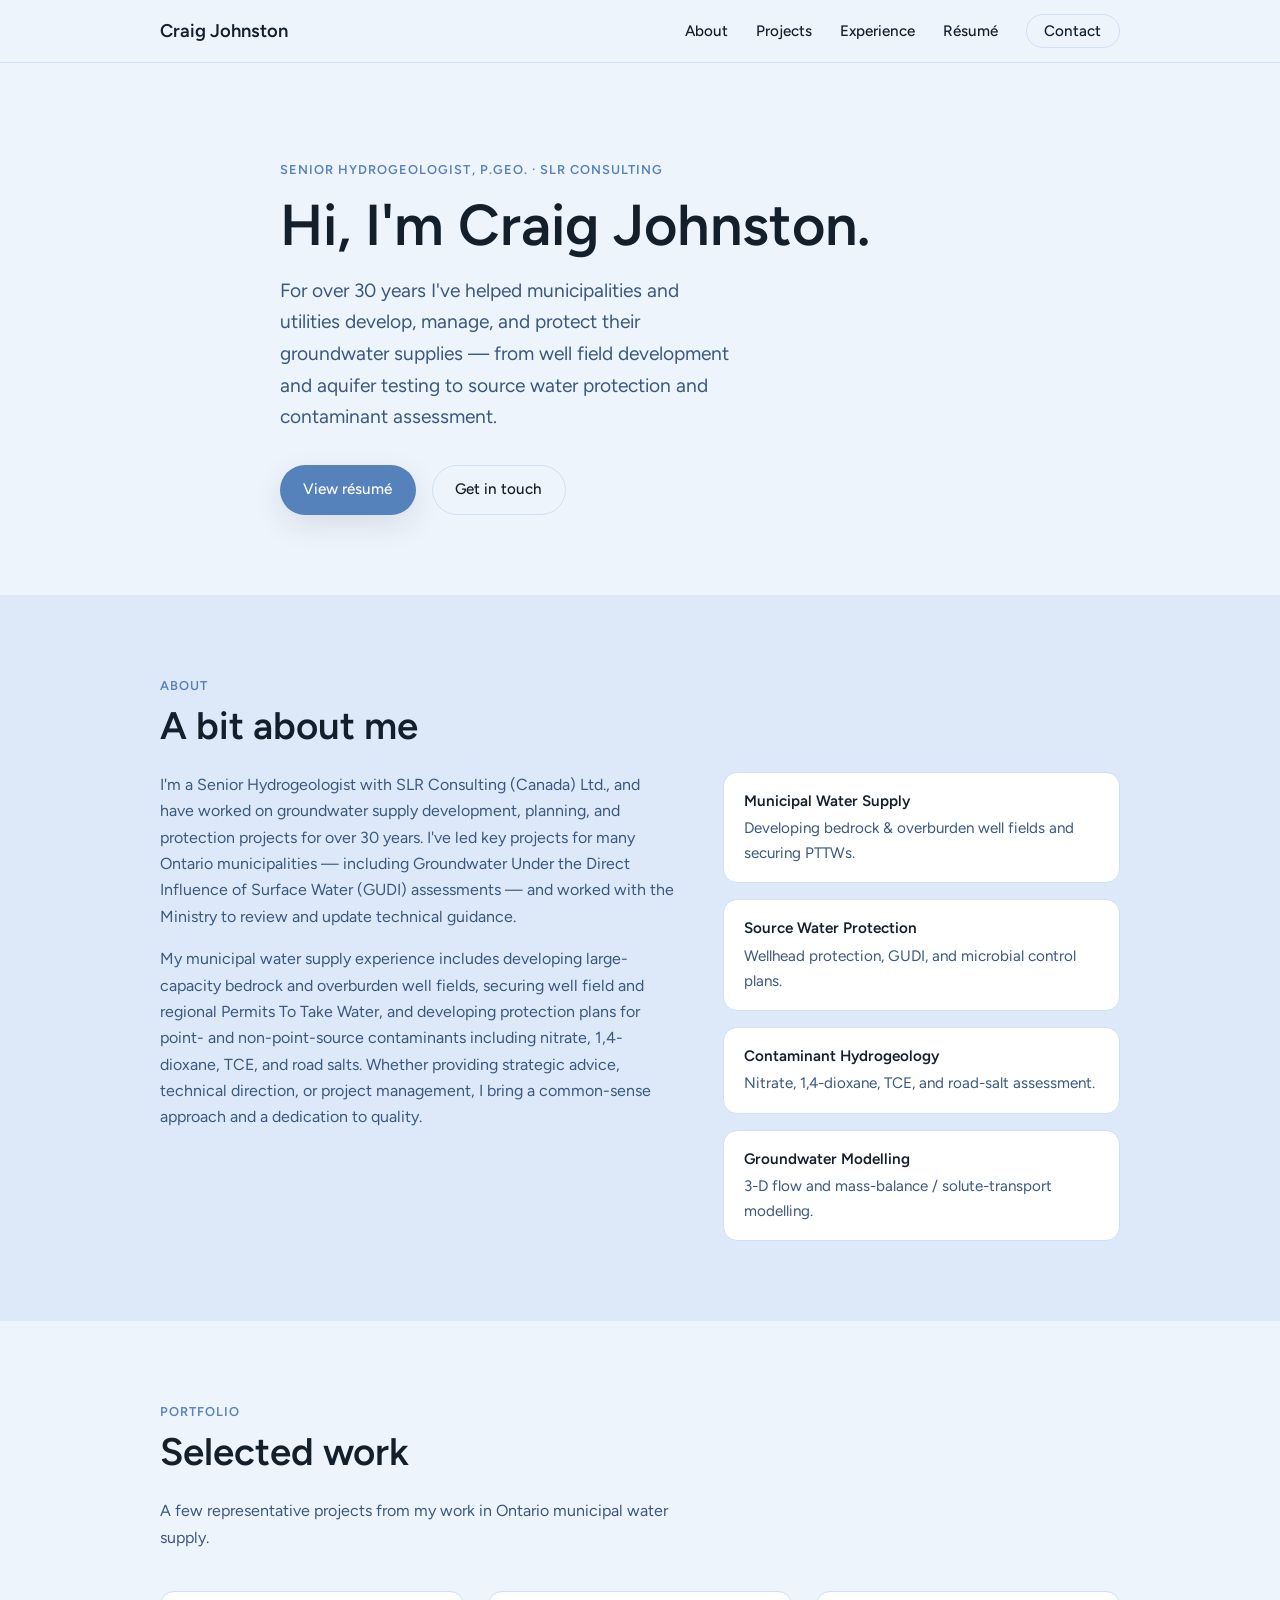
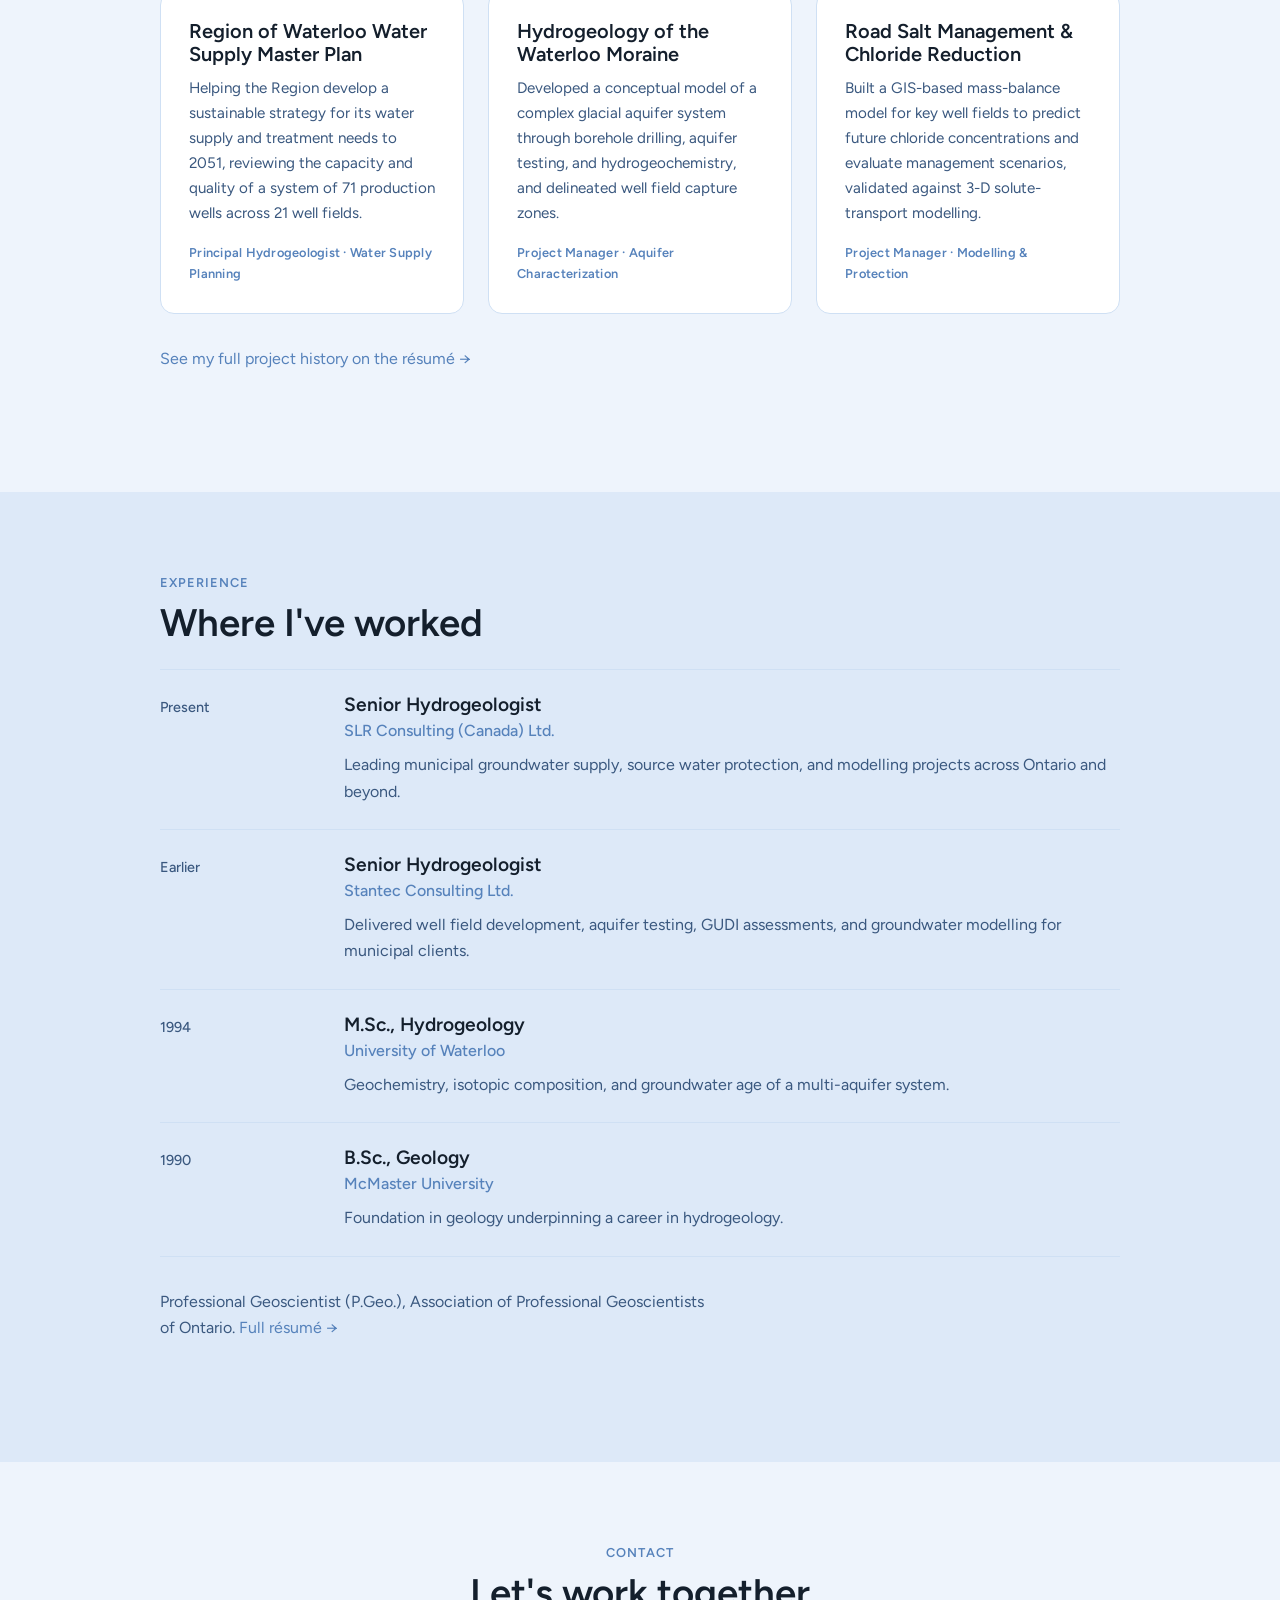
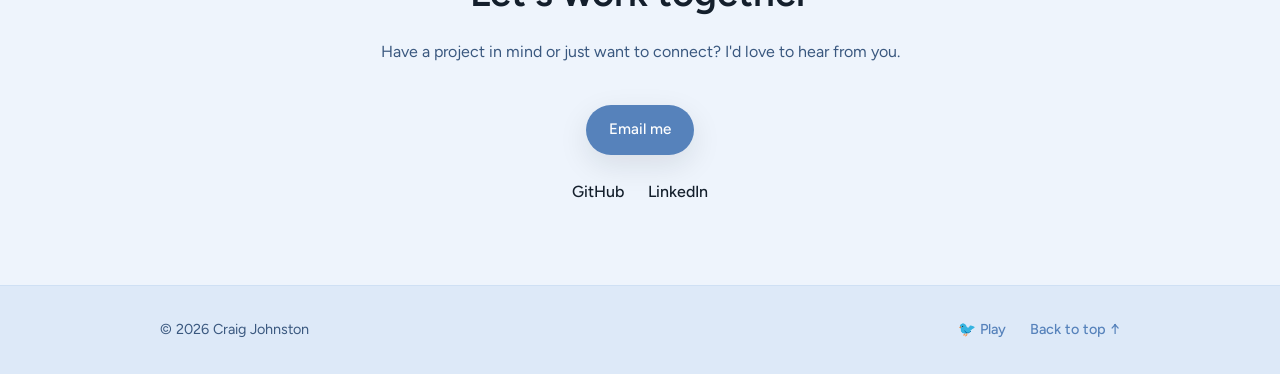
<file: index.html>
<!DOCTYPE html>
<html lang="en">
<head>
  <meta charset="UTF-8" />
  <meta name="viewport" content="width=device-width, initial-scale=1.0" />
  <title>Craig Johnston — Senior Hydrogeologist</title>
  <meta name="description" content="Craig Johnston — Senior Hydrogeologist (P.Geo.) at SLR Consulting, with 30+ years in municipal groundwater supply, source water protection, and modelling." />

  <!-- Open Graph / social preview -->
  <meta property="og:title" content="Craig Johnston — Senior Hydrogeologist" />
  <meta property="og:description" content="Senior Hydrogeologist (P.Geo.) at SLR — 30+ years in municipal groundwater supply, protection, and modelling." />
  <meta property="og:type" content="website" />

  <link rel="icon" href="favicon.svg?v=2" type="image/svg+xml" />

  <!-- Font: Figtree -->
  <link rel="preconnect" href="https://fonts.googleapis.com" />
  <link rel="preconnect" href="https://fonts.gstatic.com" crossorigin />
  <link href="https://fonts.googleapis.com/css2?family=Figtree:wght@400;500;600;700&display=swap" rel="stylesheet" />

  <link rel="stylesheet" href="styles.css?v=4" />
</head>
<body>
  <!-- ===== Header / Nav ===== -->
  <header class="site-header" id="top">
    <nav class="nav container" aria-label="Primary">
      <a href="#top" class="brand">Craig&nbsp;Johnston</a>

      <button class="nav-toggle" aria-expanded="false" aria-controls="nav-menu" aria-label="Toggle menu">
        <span></span><span></span><span></span>
      </button>

      <ul class="nav-menu" id="nav-menu">
        <li><a href="#about">About</a></li>
        <li><a href="#projects">Projects</a></li>
        <li><a href="#experience">Experience</a></li>
        <li><a href="resume.html">Résumé</a></li>
        <li><a href="#contact" class="nav-cta">Contact</a></li>
      </ul>
    </nav>
  </header>

  <main>
    <!-- ===== Hero ===== -->
    <section class="hero container" id="hero">
      <p class="hero-eyebrow">Senior Hydrogeologist, P.Geo. · SLR Consulting</p>
      <h1 class="hero-title">Hi, I'm Craig Johnston.</h1>
      <p class="hero-lead">
        For over 30 years I've helped municipalities and utilities develop, manage,
        and protect their groundwater supplies — from well field development and
        aquifer testing to source water protection and contaminant assessment.
      </p>
      <div class="hero-actions">
        <a href="resume.html" class="btn btn-primary">View résumé</a>
        <a href="#contact" class="btn btn-ghost">Get in touch</a>
      </div>
    </section>

    <!-- ===== About ===== -->
    <section class="section section-alt" id="about">
      <div class="container">
        <p class="section-eyebrow">About</p>
        <h2 class="section-title">A bit about me</h2>
        <div class="about-grid">
          <div class="about-text">
            <p>
              I'm a Senior Hydrogeologist with SLR Consulting (Canada) Ltd., and have
              worked on groundwater supply development, planning, and protection
              projects for over 30 years. I've led key projects for many Ontario
              municipalities — including Groundwater Under the Direct Influence of
              Surface Water (GUDI) assessments — and worked with the Ministry to
              review and update technical guidance.
            </p>
            <p>
              My municipal water supply experience includes developing large-capacity
              bedrock and overburden well fields, securing well field and regional
              Permits To Take Water, and developing protection plans for point- and
              non-point-source contaminants including nitrate, 1,4-dioxane, TCE, and
              road salts. Whether providing strategic advice, technical direction, or
              project management, I bring a common-sense approach and a dedication to
              quality.
            </p>
          </div>
          <ul class="about-focus" aria-label="Areas of focus">
            <li><span>Municipal Water Supply</span>Developing bedrock &amp; overburden well fields and securing PTTWs.</li>
            <li><span>Source Water Protection</span>Wellhead protection, GUDI, and microbial control plans.</li>
            <li><span>Contaminant Hydrogeology</span>Nitrate, 1,4-dioxane, TCE, and road-salt assessment.</li>
            <li><span>Groundwater Modelling</span>3-D flow and mass-balance / solute-transport modelling.</li>
          </ul>
        </div>
      </div>
    </section>

    <!-- ===== Projects / Portfolio ===== -->
    <section class="section" id="projects">
      <div class="container">
        <p class="section-eyebrow">Portfolio</p>
        <h2 class="section-title">Selected work</h2>
        <p class="section-intro">
          A few representative projects from my work in Ontario municipal water supply.
        </p>

        <div class="cards">
          <article class="card">
            <h3 class="card-title">Region of Waterloo Water Supply Master Plan</h3>
            <p class="card-body">
              Helping the Region develop a sustainable strategy for its water supply
              and treatment needs to 2051, reviewing the capacity and quality of a
              system of 71 production wells across 21 well fields.
            </p>
            <p class="card-tag">Principal Hydrogeologist · Water Supply Planning</p>
          </article>

          <article class="card">
            <h3 class="card-title">Hydrogeology of the Waterloo Moraine</h3>
            <p class="card-body">
              Developed a conceptual model of a complex glacial aquifer system through
              borehole drilling, aquifer testing, and hydrogeochemistry, and
              delineated well field capture zones.
            </p>
            <p class="card-tag">Project Manager · Aquifer Characterization</p>
          </article>

          <article class="card">
            <h3 class="card-title">Road Salt Management &amp; Chloride Reduction</h3>
            <p class="card-body">
              Built a GIS-based mass-balance model for key well fields to predict
              future chloride concentrations and evaluate management scenarios,
              validated against 3-D solute-transport modelling.
            </p>
            <p class="card-tag">Project Manager · Modelling &amp; Protection</p>
          </article>
        </div>

        <p class="section-intro" style="margin-top: 2rem;">
          <a href="resume.html">See my full project history on the résumé &rarr;</a>
        </p>
      </div>
    </section>

    <!-- ===== Experience ===== -->
    <section class="section section-alt" id="experience">
      <div class="container">
        <p class="section-eyebrow">Experience</p>
        <h2 class="section-title">Where I've worked</h2>

        <ol class="timeline">
          <li class="timeline-item">
            <div class="timeline-meta">
              <span class="timeline-date">Present</span>
            </div>
            <div class="timeline-content">
              <h3>Senior Hydrogeologist</h3>
              <p class="timeline-company">SLR Consulting (Canada) Ltd.</p>
              <p>Leading municipal groundwater supply, source water protection, and modelling projects across Ontario and beyond.</p>
            </div>
          </li>

          <li class="timeline-item">
            <div class="timeline-meta">
              <span class="timeline-date">Earlier</span>
            </div>
            <div class="timeline-content">
              <h3>Senior Hydrogeologist</h3>
              <p class="timeline-company">Stantec Consulting Ltd.</p>
              <p>Delivered well field development, aquifer testing, GUDI assessments, and groundwater modelling for municipal clients.</p>
            </div>
          </li>

          <li class="timeline-item">
            <div class="timeline-meta">
              <span class="timeline-date">1994</span>
            </div>
            <div class="timeline-content">
              <h3>M.Sc., Hydrogeology</h3>
              <p class="timeline-company">University of Waterloo</p>
              <p>Geochemistry, isotopic composition, and groundwater age of a multi-aquifer system.</p>
            </div>
          </li>

          <li class="timeline-item">
            <div class="timeline-meta">
              <span class="timeline-date">1990</span>
            </div>
            <div class="timeline-content">
              <h3>B.Sc., Geology</h3>
              <p class="timeline-company">McMaster University</p>
              <p>Foundation in geology underpinning a career in hydrogeology.</p>
            </div>
          </li>
        </ol>

        <p class="section-intro" style="margin-top: 2rem;">
          Professional Geoscientist (P.Geo.), Association of Professional Geoscientists of Ontario.
          <a href="resume.html">Full résumé &rarr;</a>
        </p>
      </div>
    </section>

    <!-- ===== Contact ===== -->
    <section class="section" id="contact">
      <div class="container contact">
        <p class="section-eyebrow">Contact</p>
        <h2 class="section-title">Let's work together</h2>
        <p class="section-intro">
          Have a project in mind or just want to connect? I'd love to hear from you.
        </p>
        <div class="contact-actions">
          <!-- Update this email address (or remove it) as you prefer. -->
          <a class="btn btn-primary" href="mailto:csjohnston92@gmail.com">Email me</a>
          <div class="social-links">
            <a href="https://github.com/CTJohnston9801" target="_blank" rel="noopener">GitHub</a>
            <a href="https://www.linkedin.com/in/craig-johnston-26009a25/" target="_blank" rel="noopener">LinkedIn</a>
          </div>
        </div>
      </div>
    </section>
  </main>

  <!-- ===== Footer ===== -->
  <footer class="site-footer">
    <div class="container">
      <p>&copy; <span id="year"></span> Craig Johnston</p>
      <span class="footer-links">
        <a href="flappy.html">🐦 Play</a>
        <a href="#top" class="back-to-top">Back to top ↑</a>
      </span>
    </div>
  </footer>

  <script src="script.js?v=2"></script>
</body>
</html>
</file>
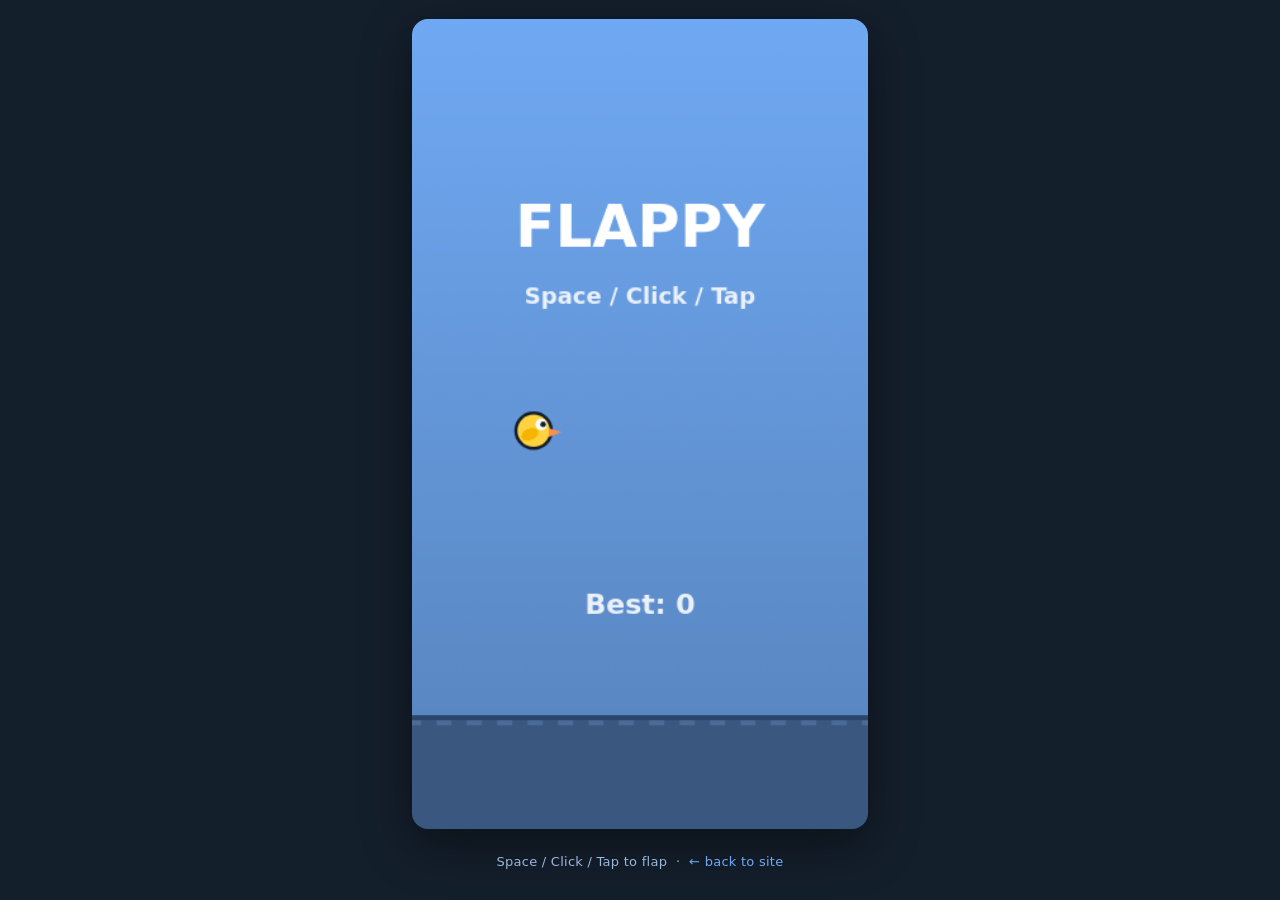
<file: flappy.html>
<!DOCTYPE html>
<html lang="en">
<head>
  <meta charset="UTF-8" />
  <meta name="viewport" content="width=device-width, initial-scale=1.0, maximum-scale=1.0, user-scalable=no" />
  <title>Flappy Bird — FourSnow</title>
  <style>
    :root {
      --bright: #70a9f3;
      --steel:  #5682bb;
      --slate:  #3a587f;
      --navy:   #141f2c;
    }
    * { box-sizing: border-box; -webkit-tap-highlight-color: transparent; }
    html, body {
      margin: 0;
      height: 100%;
      background: var(--navy);
      font-family: -apple-system, "Segoe UI", system-ui, sans-serif;
      color: #eaf1fb;
      overflow: hidden;
    }
    .wrap {
      height: 100%;
      display: flex;
      flex-direction: column;
      align-items: center;
      justify-content: center;
      gap: 12px;
      padding: 12px;
    }
    canvas {
      display: block;
      width: auto;
      height: min(90vh, 92vw * 1.777);
      max-height: 90vh;
      aspect-ratio: 360 / 640;
      border-radius: 16px;
      box-shadow: 0 16px 50px rgba(0, 0, 0, 0.45);
      touch-action: manipulation;
      cursor: pointer;
    }
    .hint { font-size: 13px; color: #9bb6db; letter-spacing: 0.02em; }
    .hint a { color: var(--bright); text-decoration: none; }
  </style>
</head>
<body>
  <div class="wrap">
    <canvas id="game" width="360" height="640" aria-label="Flappy Bird game"></canvas>
    <p class="hint">Space / Click / Tap to flap &nbsp;·&nbsp; <a href="index.html">← back to site</a></p>
  </div>

  <script>
  (() => {
    const cv = document.getElementById("game");
    const ctx = cv.getContext("2d");
    const W = cv.width, H = cv.height;

    // ----- tuning -----
    const GROUND = 90;
    const GRAV = 0.45;
    const FLAP = -7.8;
    const SPEED = 2.4;
    const PIPE_W = 62;
    const GAP = 168;
    const SPAWN_GAP = 220;          // horizontal distance between pipes
    const BIRD_X = 96, BIRD_R = 14;

    const C = {
      skyTop: "#70a9f3", skyBot: "#5682bb",
      pipe: "#3a587f", pipeEdge: "#141f2c",
      ground: "#3a587f",
      bird: "#ffd23f", beak: "#ff914d", eye: "#141f2c",
    };

    let state, bird, pipes, score, best, groundX;
    best = +(localStorage.getItem("flappy_foursnow_best") || 0);

    function reset() {
      state = "ready";
      bird = { y: H / 2, v: 0, rot: 0 };
      pipes = [];
      score = 0;
      groundX = 0;
      spawnPipe(W + 80);
      spawnPipe(W + 80 + SPAWN_GAP);
    }

    function spawnPipe(x) {
      const minTop = 70;
      const maxTop = H - GROUND - GAP - 70;
      const top = minTop + Math.random() * (maxTop - minTop);
      pipes.push({ x, top, passed: false });
    }

    function flap() {
      if (state === "ready") state = "playing";
      if (state === "over") { reset(); return; }
      bird.v = FLAP;
    }

    function gameOver() {
      state = "over";
      if (score > best) {
        best = score;
        localStorage.setItem("flappy_foursnow_best", best);
      }
    }

    // ----- update -----
    function update() {
      if (state !== "playing") {
        // gentle bobbing on the ready screen
        if (state === "ready") bird.y = H / 2 + Math.sin(Date.now() / 250) * 8;
        groundX = (groundX - SPEED) % 24;
        return;
      }

      bird.v += GRAV;
      bird.y += bird.v;
      bird.rot = Math.max(-0.5, Math.min(1.2, bird.v / 12));
      groundX = (groundX - SPEED) % 24;

      for (const p of pipes) p.x -= SPEED;

      if (pipes.length && pipes[pipes.length - 1].x < W - SPAWN_GAP) {
        spawnPipe(pipes[pipes.length - 1].x + SPAWN_GAP);
      }
      if (pipes.length && pipes[0].x + PIPE_W < -10) pipes.shift();

      for (const p of pipes) {
        if (!p.passed && p.x + PIPE_W < BIRD_X) {
          p.passed = true;
          score++;
        }
        // collision (bird as a box around its circle)
        const bx = BIRD_X - BIRD_R, bw = BIRD_R * 2;
        const by = bird.y - BIRD_R, bh = BIRD_R * 2;
        const hitX = bx + bw > p.x && bx < p.x + PIPE_W;
        const hitGap = by < p.top || by + bh > p.top + GAP;
        if (hitX && hitGap) gameOver();
      }

      if (bird.y + BIRD_R > H - GROUND) { bird.y = H - GROUND - BIRD_R; gameOver(); }
      if (bird.y - BIRD_R < 0) { bird.y = BIRD_R; bird.v = 0; }
    }

    // ----- draw -----
    function drawPipe(p) {
      const gx = p.x, gTop = p.top, gBot = p.top + GAP;
      ctx.fillStyle = C.pipe;
      ctx.strokeStyle = C.pipeEdge;
      ctx.lineWidth = 3;
      // upper
      ctx.fillRect(gx, 0, PIPE_W, gTop);
      ctx.strokeRect(gx, 0, PIPE_W, gTop);
      ctx.fillRect(gx - 4, gTop - 22, PIPE_W + 8, 22);
      ctx.strokeRect(gx - 4, gTop - 22, PIPE_W + 8, 22);
      // lower
      ctx.fillRect(gx, gBot, PIPE_W, H - GROUND - gBot);
      ctx.strokeRect(gx, gBot, PIPE_W, H - GROUND - gBot);
      ctx.fillRect(gx - 4, gBot, PIPE_W + 8, 22);
      ctx.strokeRect(gx - 4, gBot, PIPE_W + 8, 22);
    }

    function drawBird() {
      ctx.save();
      ctx.translate(BIRD_X, bird.y);
      ctx.rotate(bird.rot);
      // body
      ctx.fillStyle = C.bird;
      ctx.strokeStyle = C.eye;
      ctx.lineWidth = 2.5;
      ctx.beginPath();
      ctx.arc(0, 0, BIRD_R, 0, Math.PI * 2);
      ctx.fill();
      ctx.stroke();
      // wing
      ctx.fillStyle = "#f4b400";
      ctx.beginPath();
      ctx.ellipse(-3, 3, 7, 4.5, -0.4, 0, Math.PI * 2);
      ctx.fill();
      // eye
      ctx.fillStyle = "#fff";
      ctx.beginPath();
      ctx.arc(6, -5, 4.5, 0, Math.PI * 2);
      ctx.fill();
      ctx.fillStyle = C.eye;
      ctx.beginPath();
      ctx.arc(7.5, -5, 2.2, 0, Math.PI * 2);
      ctx.fill();
      // beak
      ctx.fillStyle = C.beak;
      ctx.beginPath();
      ctx.moveTo(BIRD_R - 2, -2);
      ctx.lineTo(BIRD_R + 8, 1);
      ctx.lineTo(BIRD_R - 2, 5);
      ctx.closePath();
      ctx.fill();
      ctx.restore();
    }

    function centerText(txt, y, size, color, stroke) {
      ctx.font = "700 " + size + "px -apple-system, system-ui, sans-serif";
      ctx.textAlign = "center";
      ctx.lineWidth = 5;
      if (stroke) { ctx.strokeStyle = stroke; ctx.strokeText(txt, W / 2, y); }
      ctx.fillStyle = color;
      ctx.fillText(txt, W / 2, y);
    }

    function draw() {
      // sky
      const g = ctx.createLinearGradient(0, 0, 0, H);
      g.addColorStop(0, C.skyTop);
      g.addColorStop(1, C.skyBot);
      ctx.fillStyle = g;
      ctx.fillRect(0, 0, W, H);

      for (const p of pipes) drawPipe(p);

      // ground
      ctx.fillStyle = C.ground;
      ctx.fillRect(0, H - GROUND, W, GROUND);
      ctx.fillStyle = "#4a6a98";
      for (let x = groundX; x < W; x += 24) {
        ctx.fillRect(x, H - GROUND, 12, 8);
      }
      ctx.fillStyle = "#2c456b";
      ctx.fillRect(0, H - GROUND, W, 4);

      drawBird();

      // score
      if (state === "playing") centerText(score, 80, 56, "#fff", C.navy);

      if (state === "ready") {
        centerText("FLAPPY", H / 2 - 140, 46, "#fff", C.navy);
        centerText("Space / Click / Tap", H / 2 - 95, 18, "#eaf1fb", C.navy);
        centerText("Best: " + best, H / 2 + 150, 22, "#eaf1fb", C.navy);
      }

      if (state === "over") {
        ctx.fillStyle = "rgba(20,31,44,0.55)";
        ctx.fillRect(0, 0, W, H);
        centerText("GAME OVER", H / 2 - 70, 40, "#fff", C.navy);
        centerText("Score: " + score, H / 2 - 10, 28, "#ffd23f", C.navy);
        centerText("Best: " + best, H / 2 + 30, 24, "#eaf1fb", C.navy);
        centerText("Click / Space to retry", H / 2 + 90, 18, "#9bb6db", C.navy);
      }
    }

    function loop() {
      update();
      draw();
      requestAnimationFrame(loop);
    }

    // ----- input -----
    window.addEventListener("keydown", (e) => {
      if (e.code === "Space" || e.code === "ArrowUp") { e.preventDefault(); flap(); }
    });
    cv.addEventListener("mousedown", (e) => { e.preventDefault(); flap(); });
    cv.addEventListener("touchstart", (e) => { e.preventDefault(); flap(); }, { passive: false });

    reset();
    loop();
  })();
  </script>
</body>
</html>
</file>
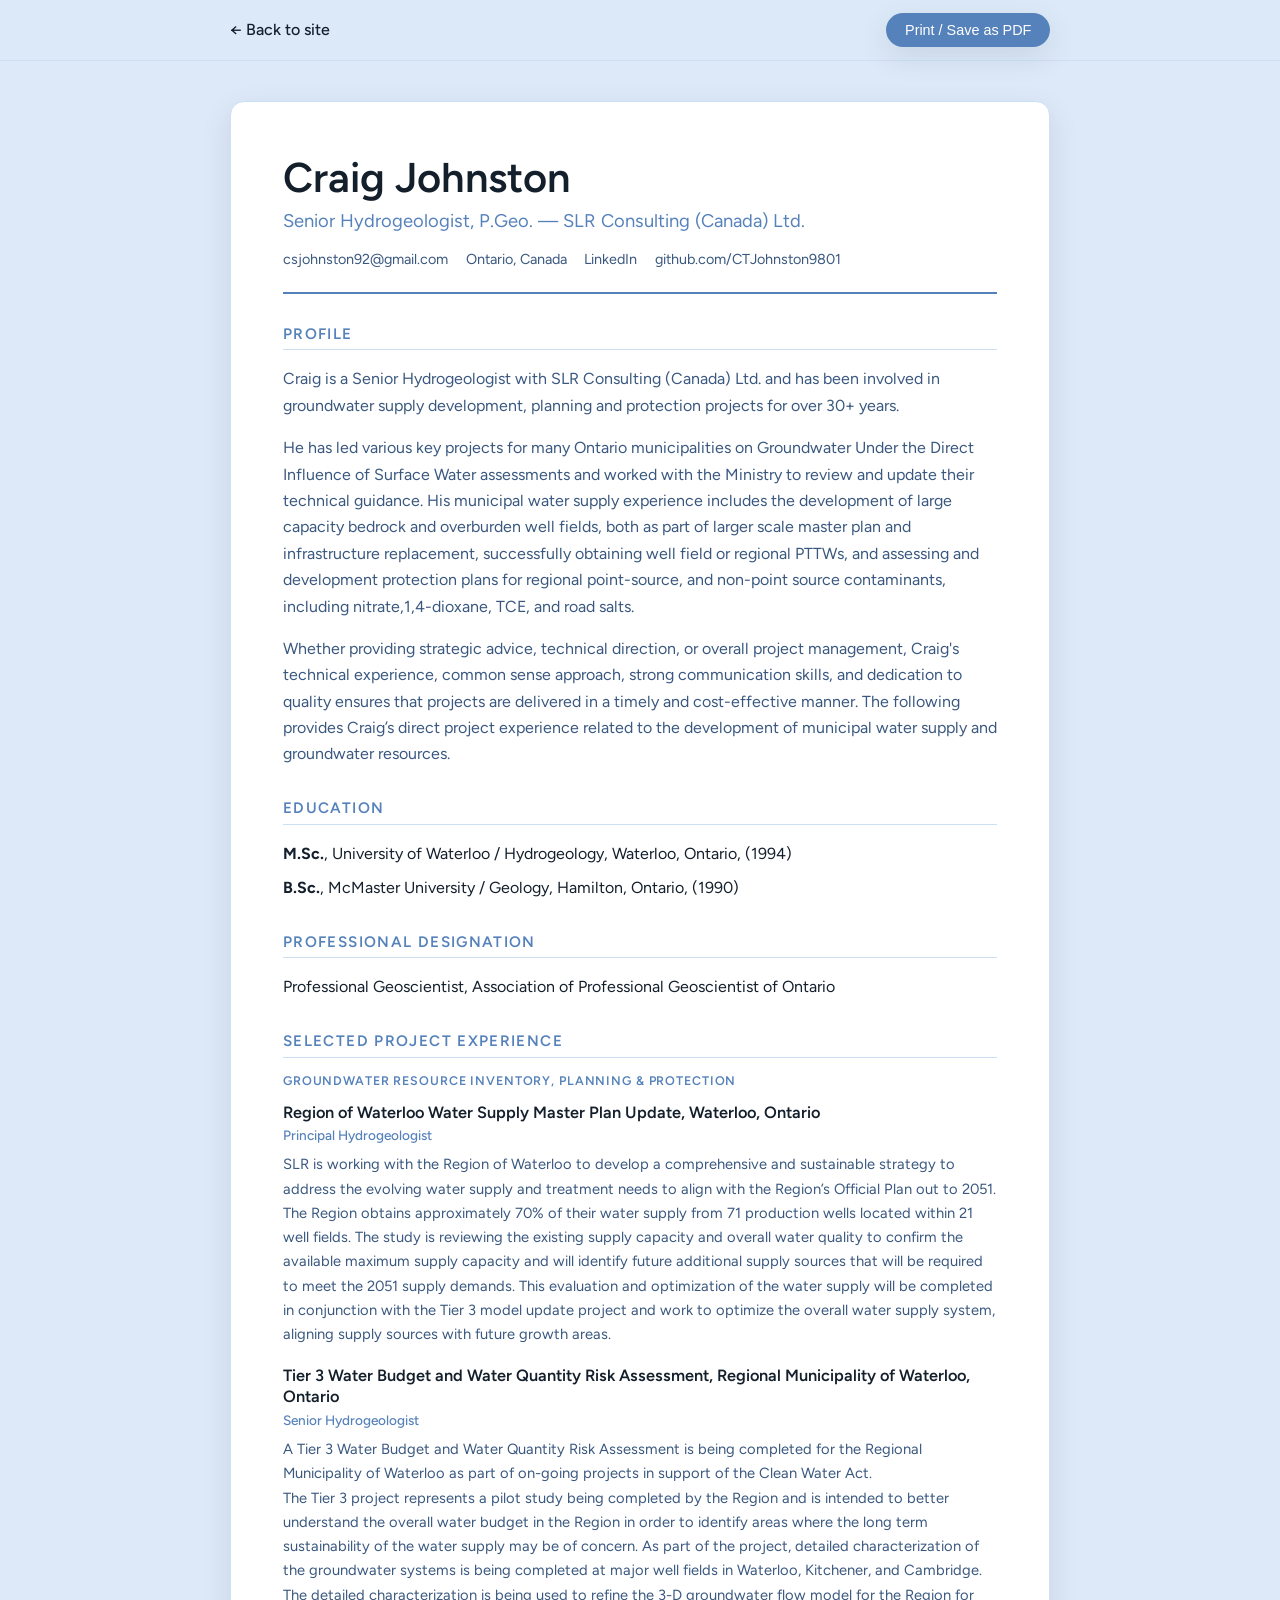
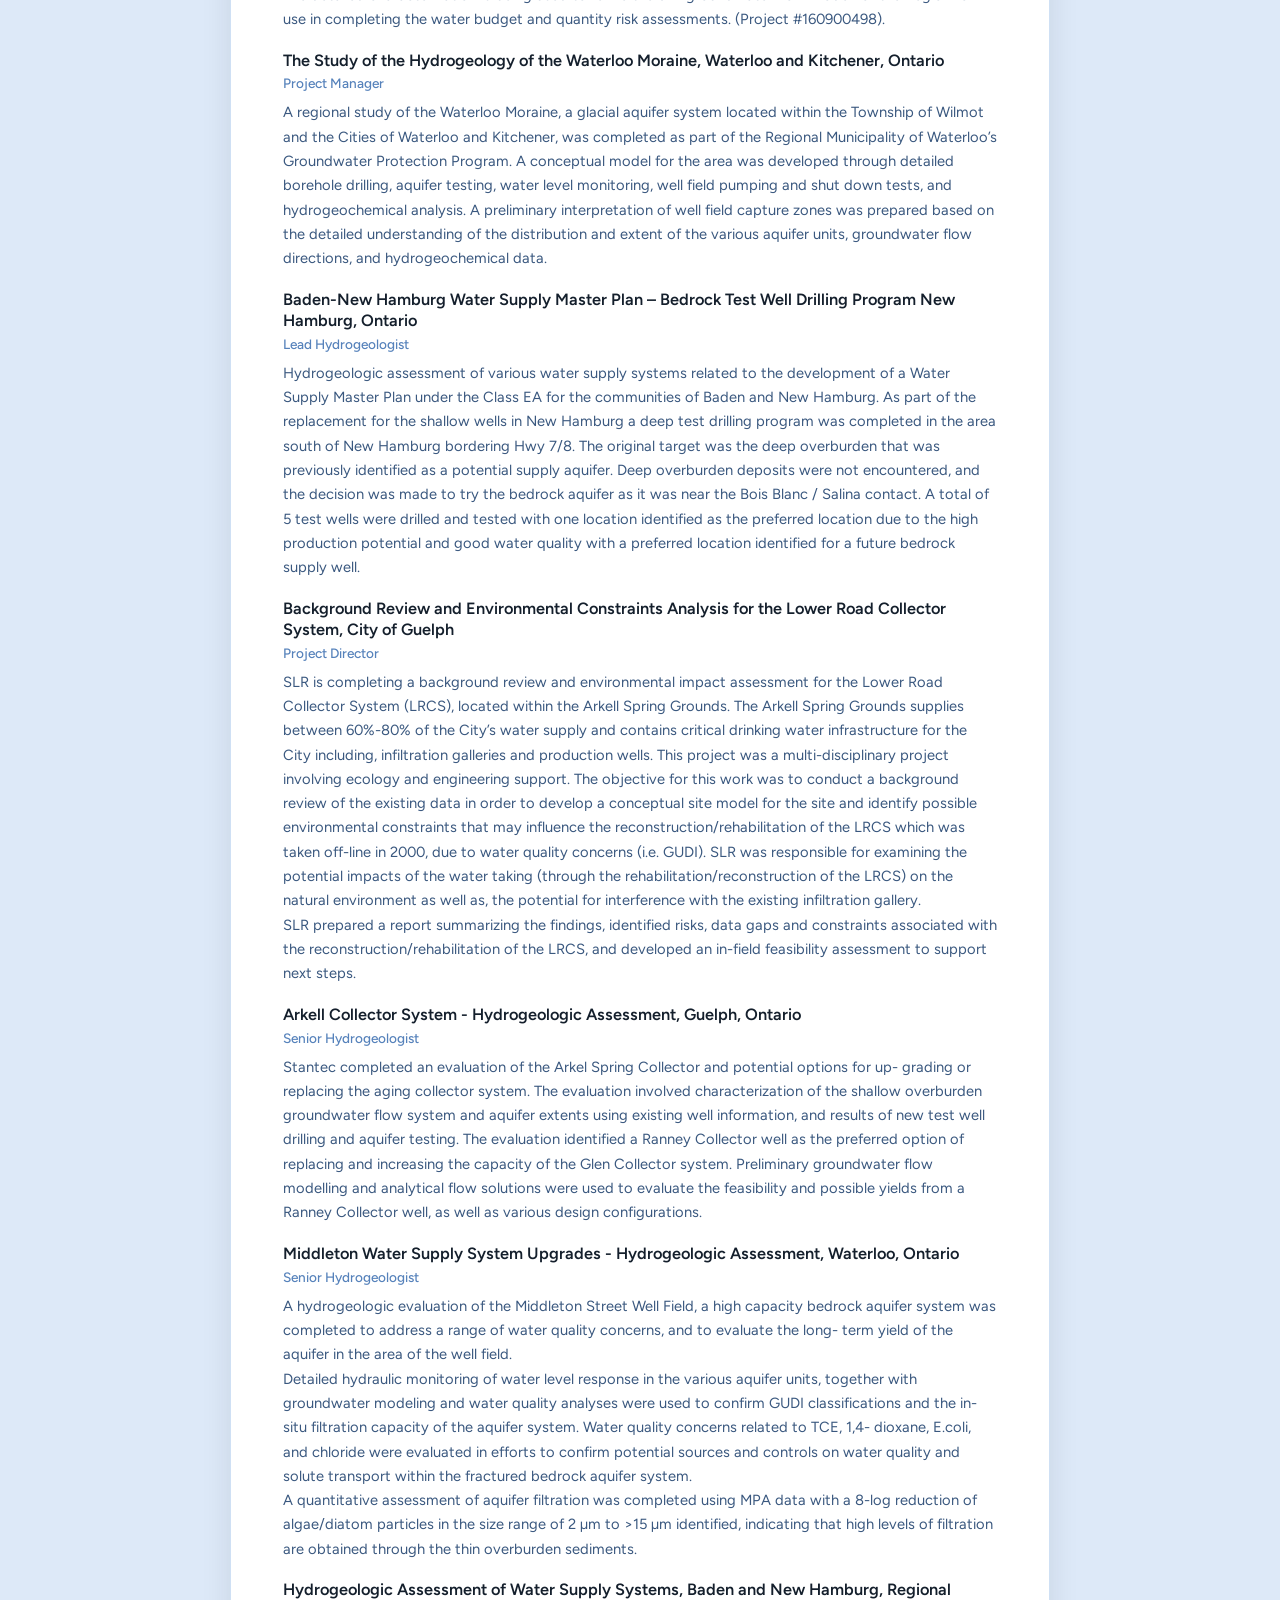
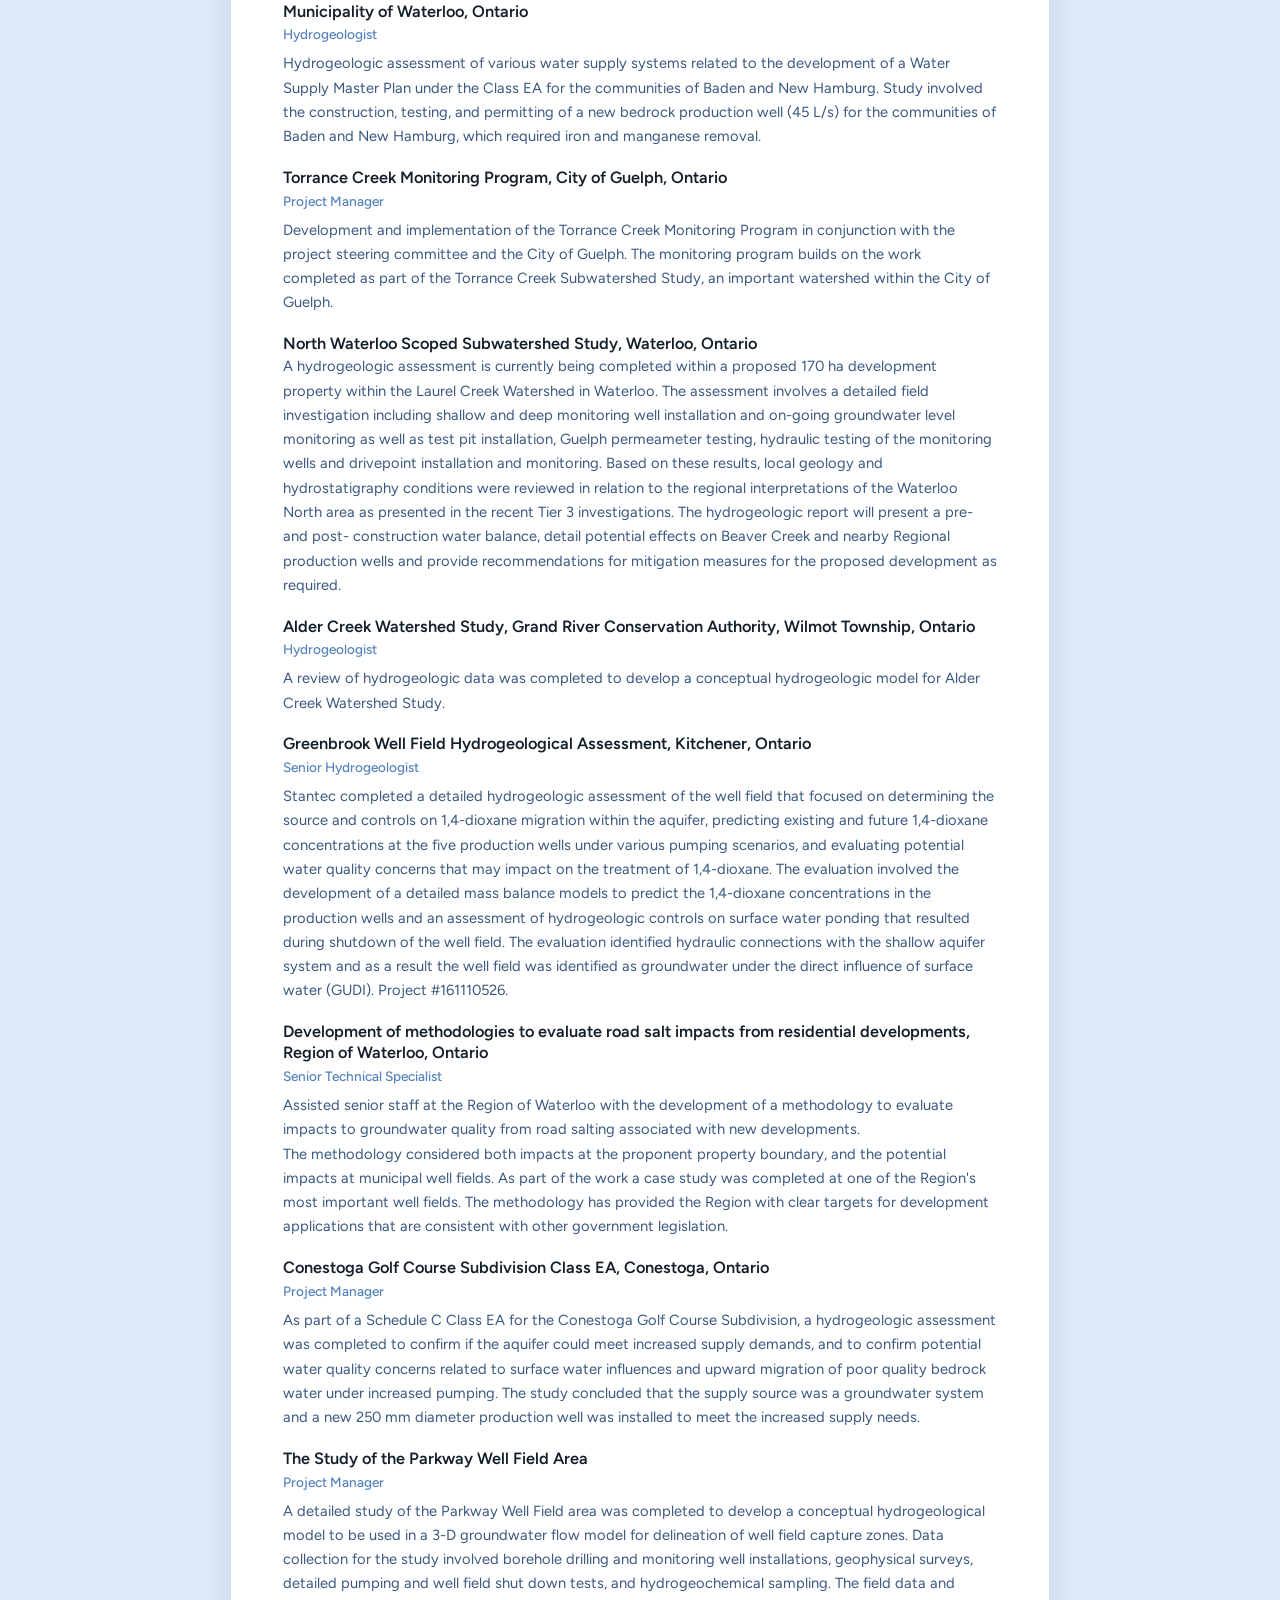
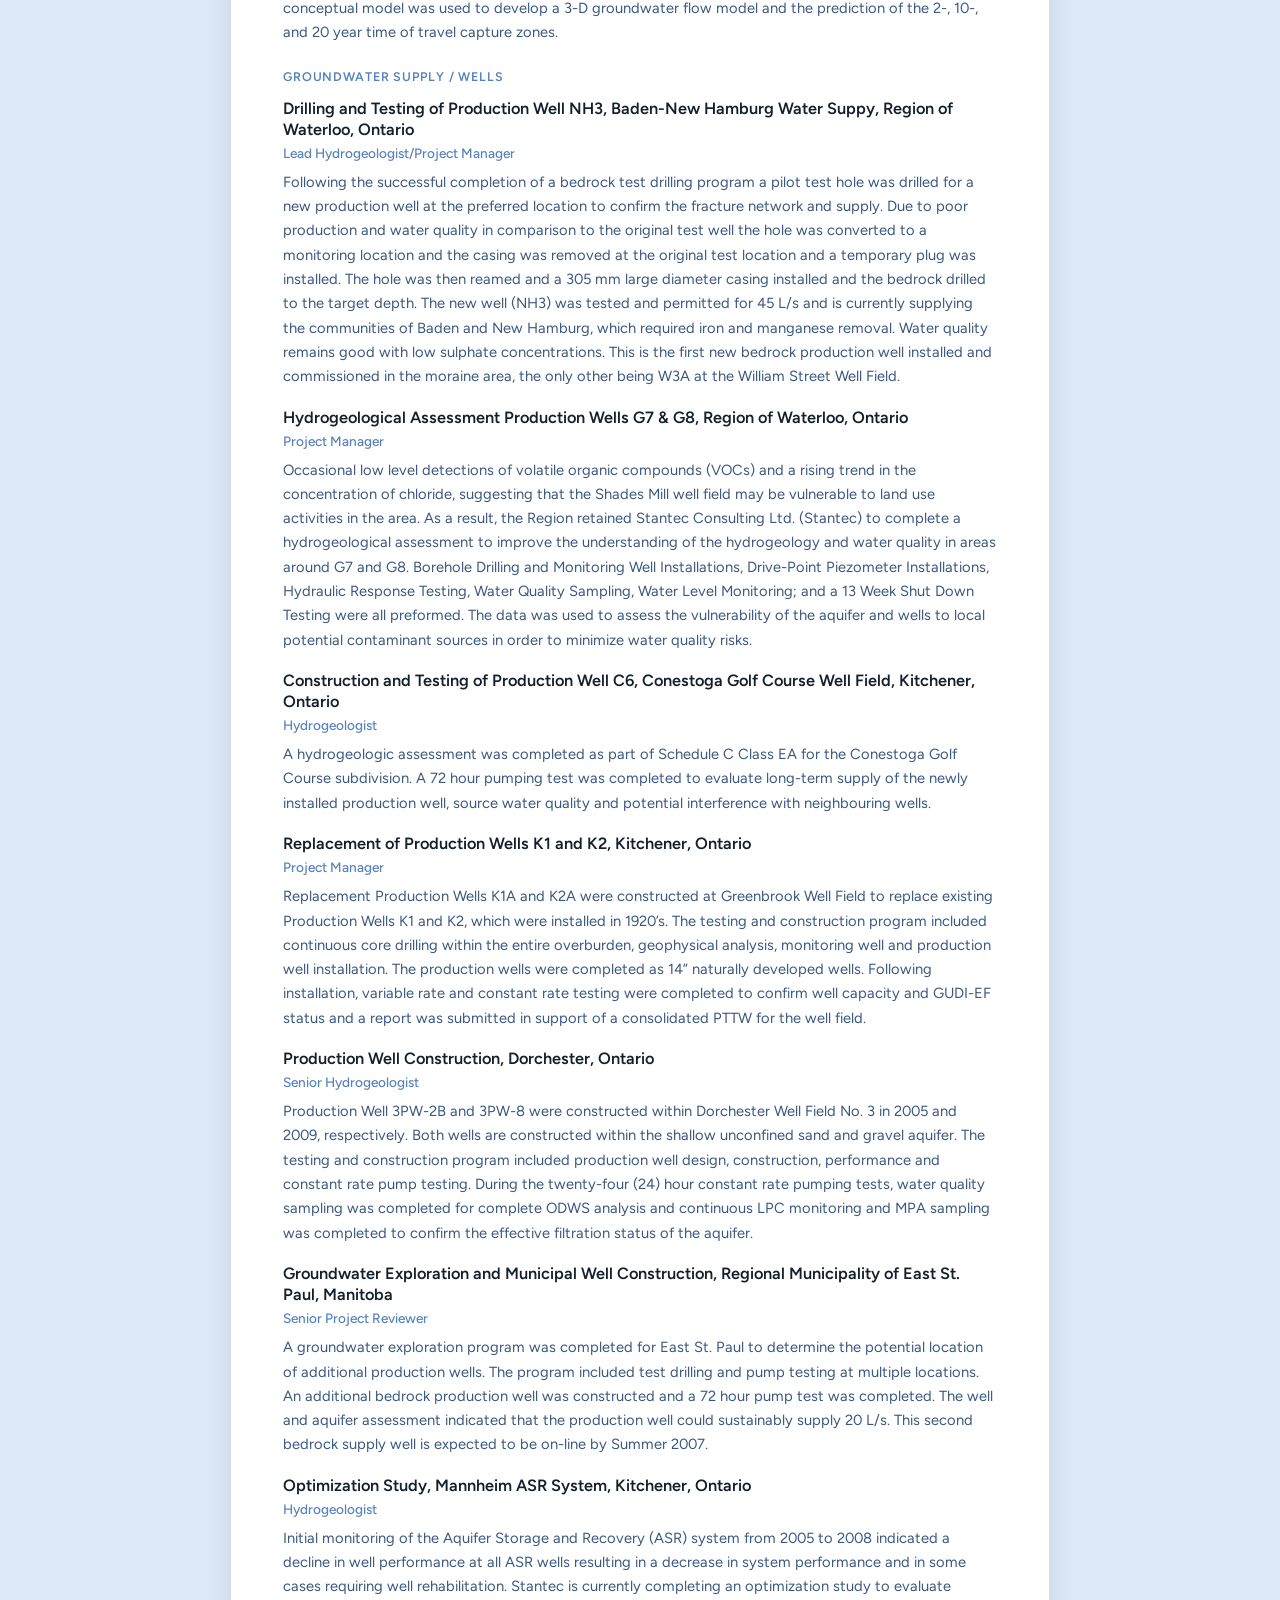
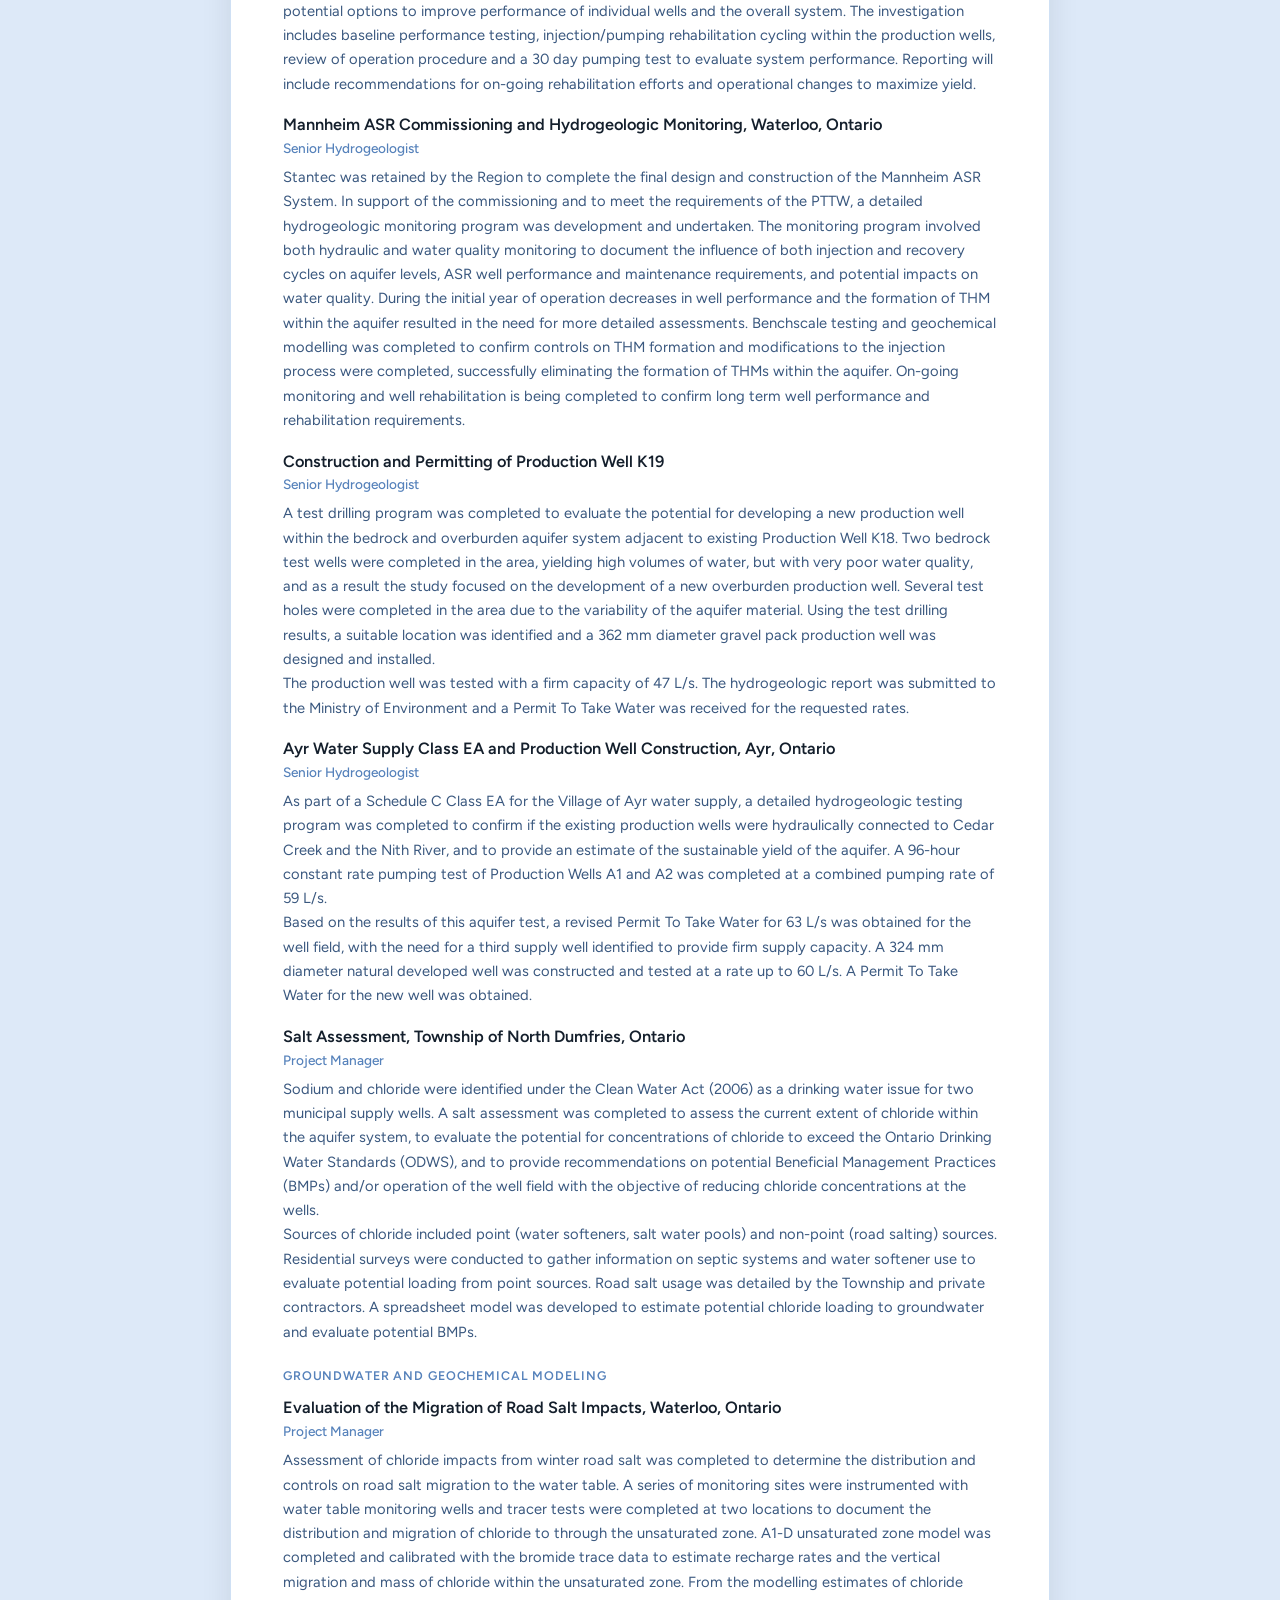
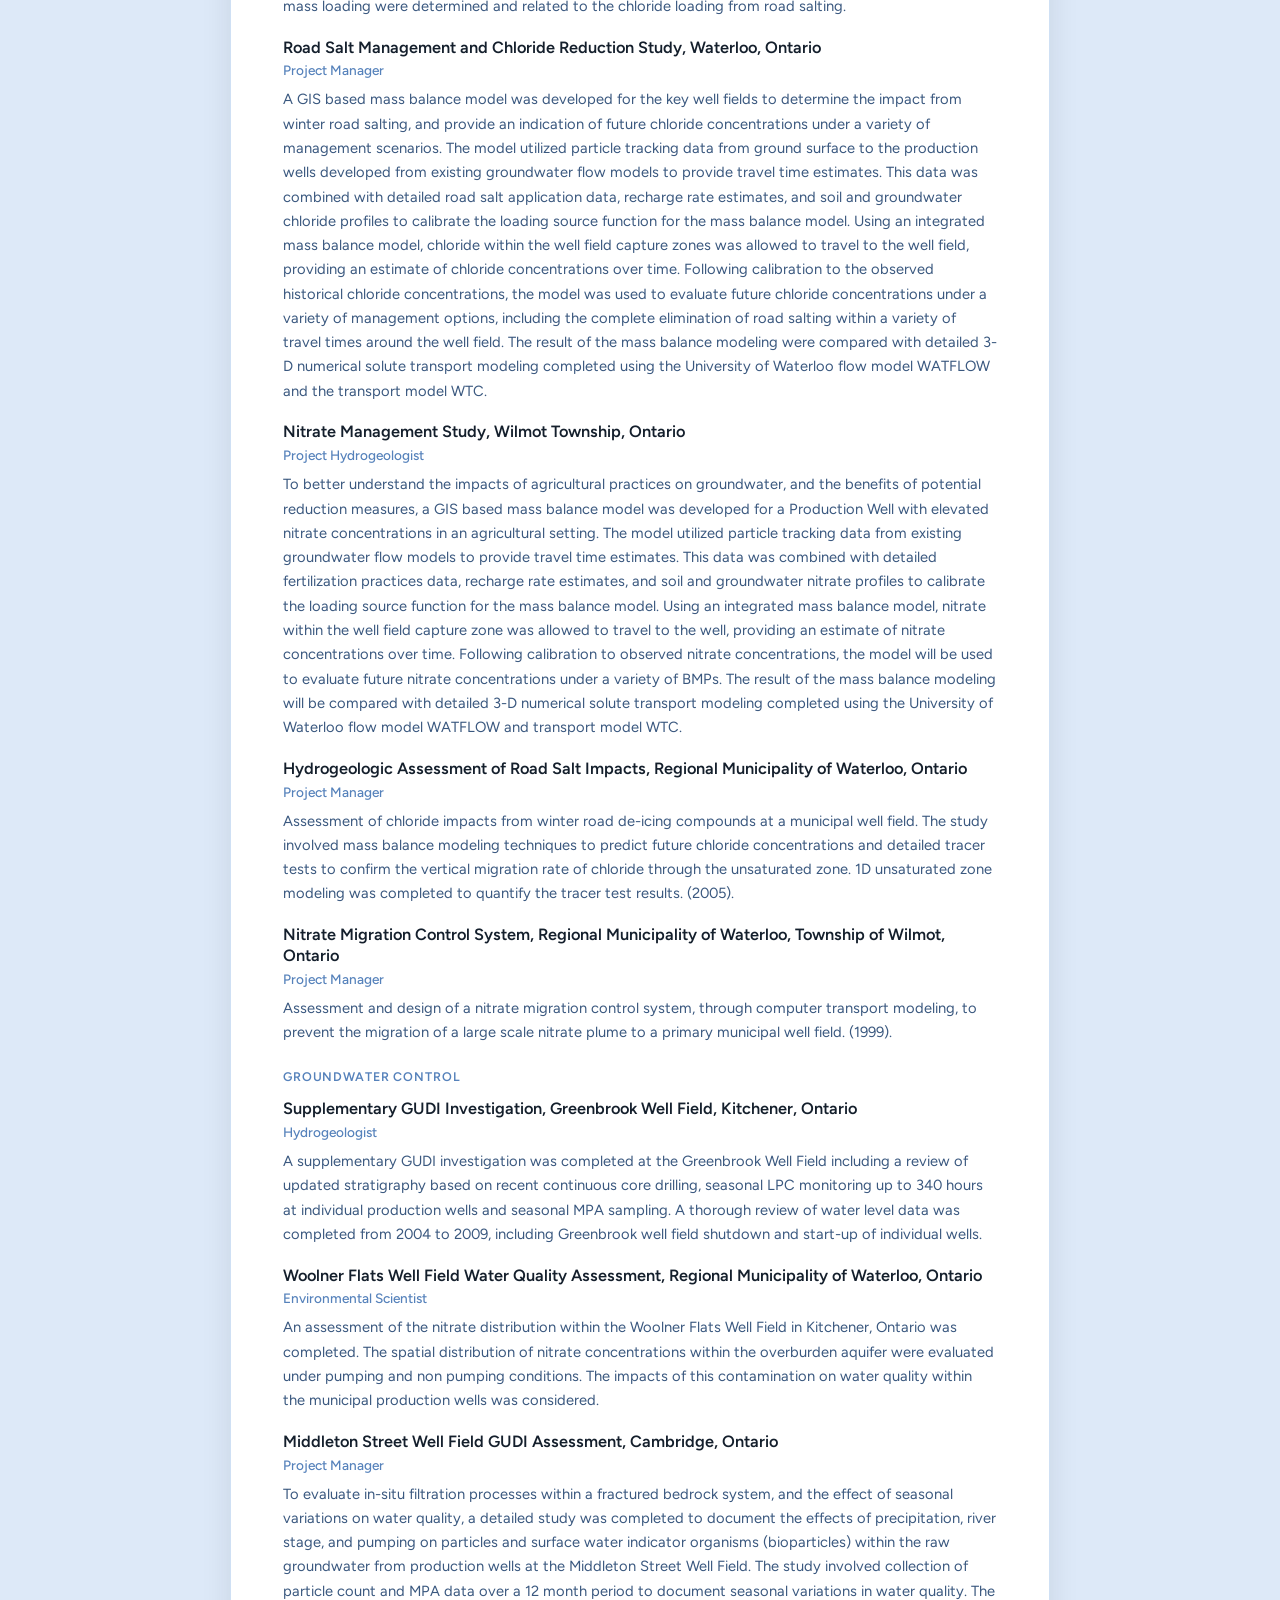
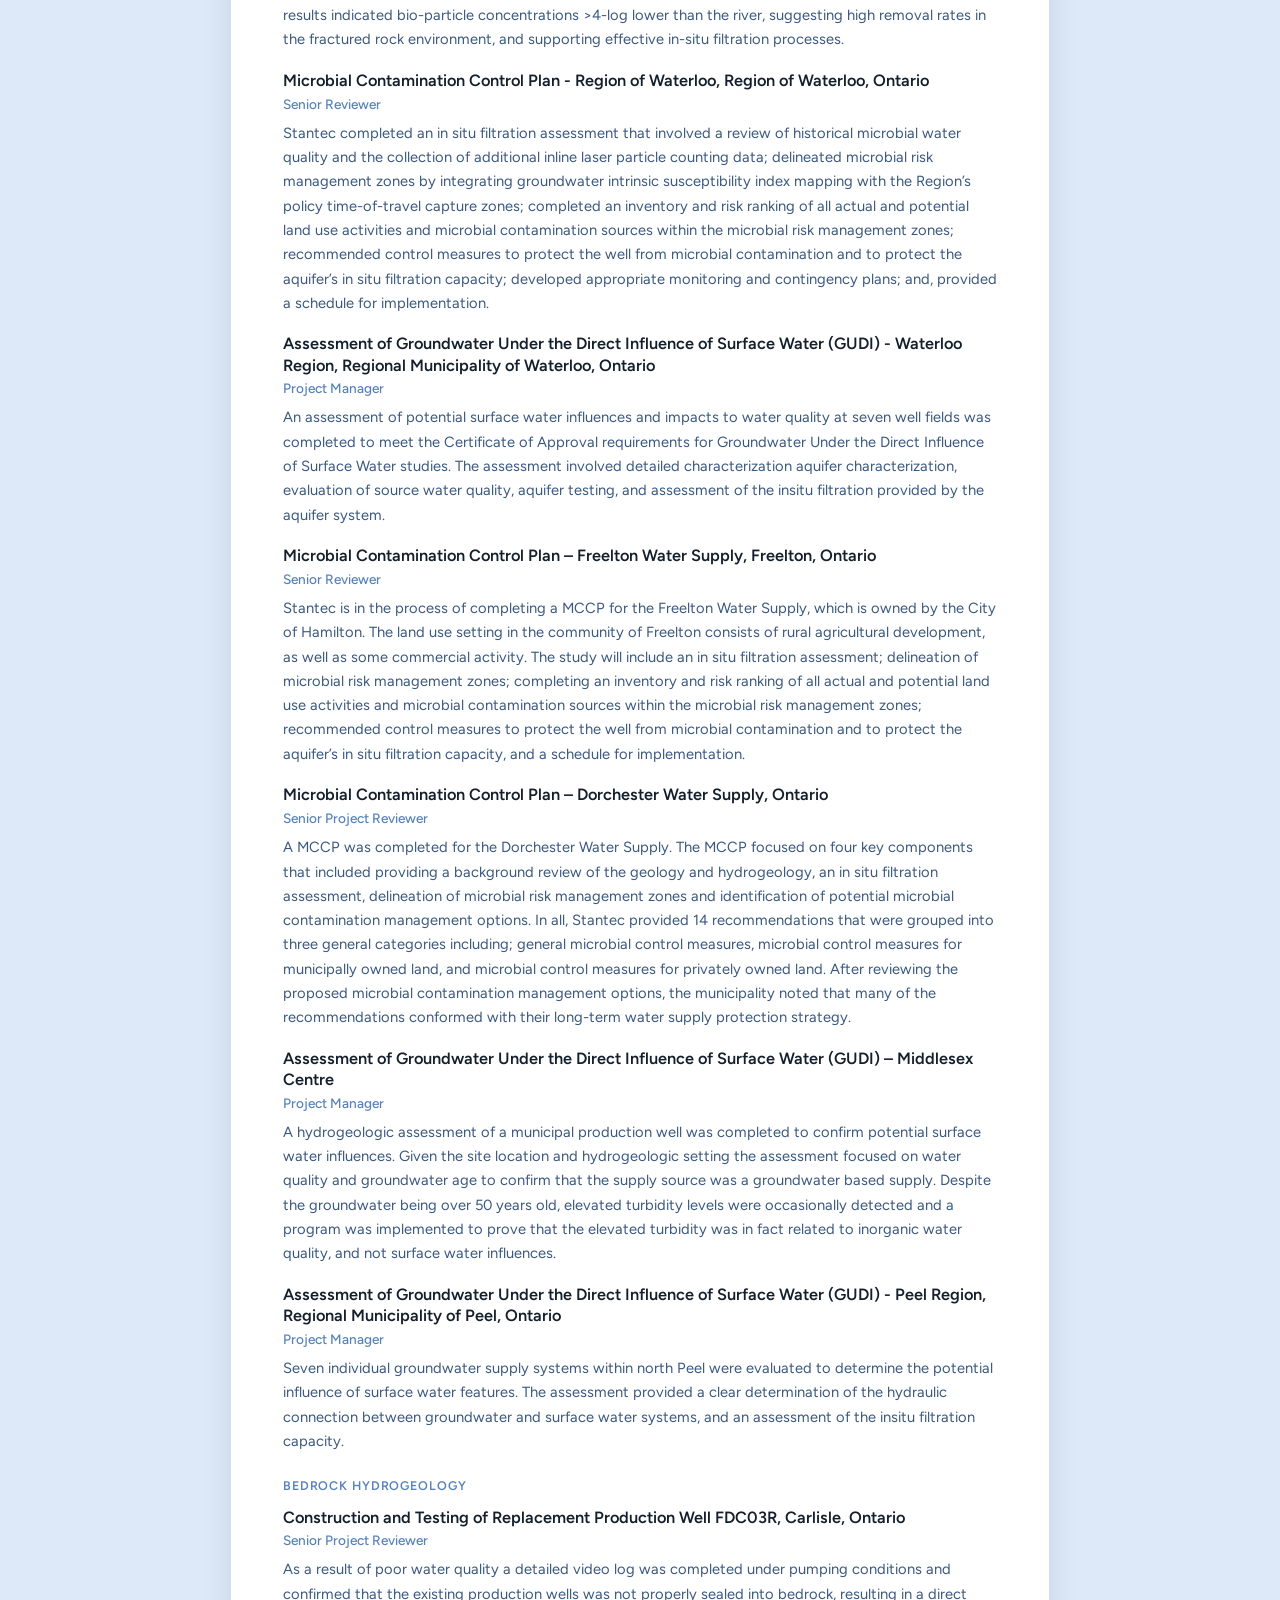
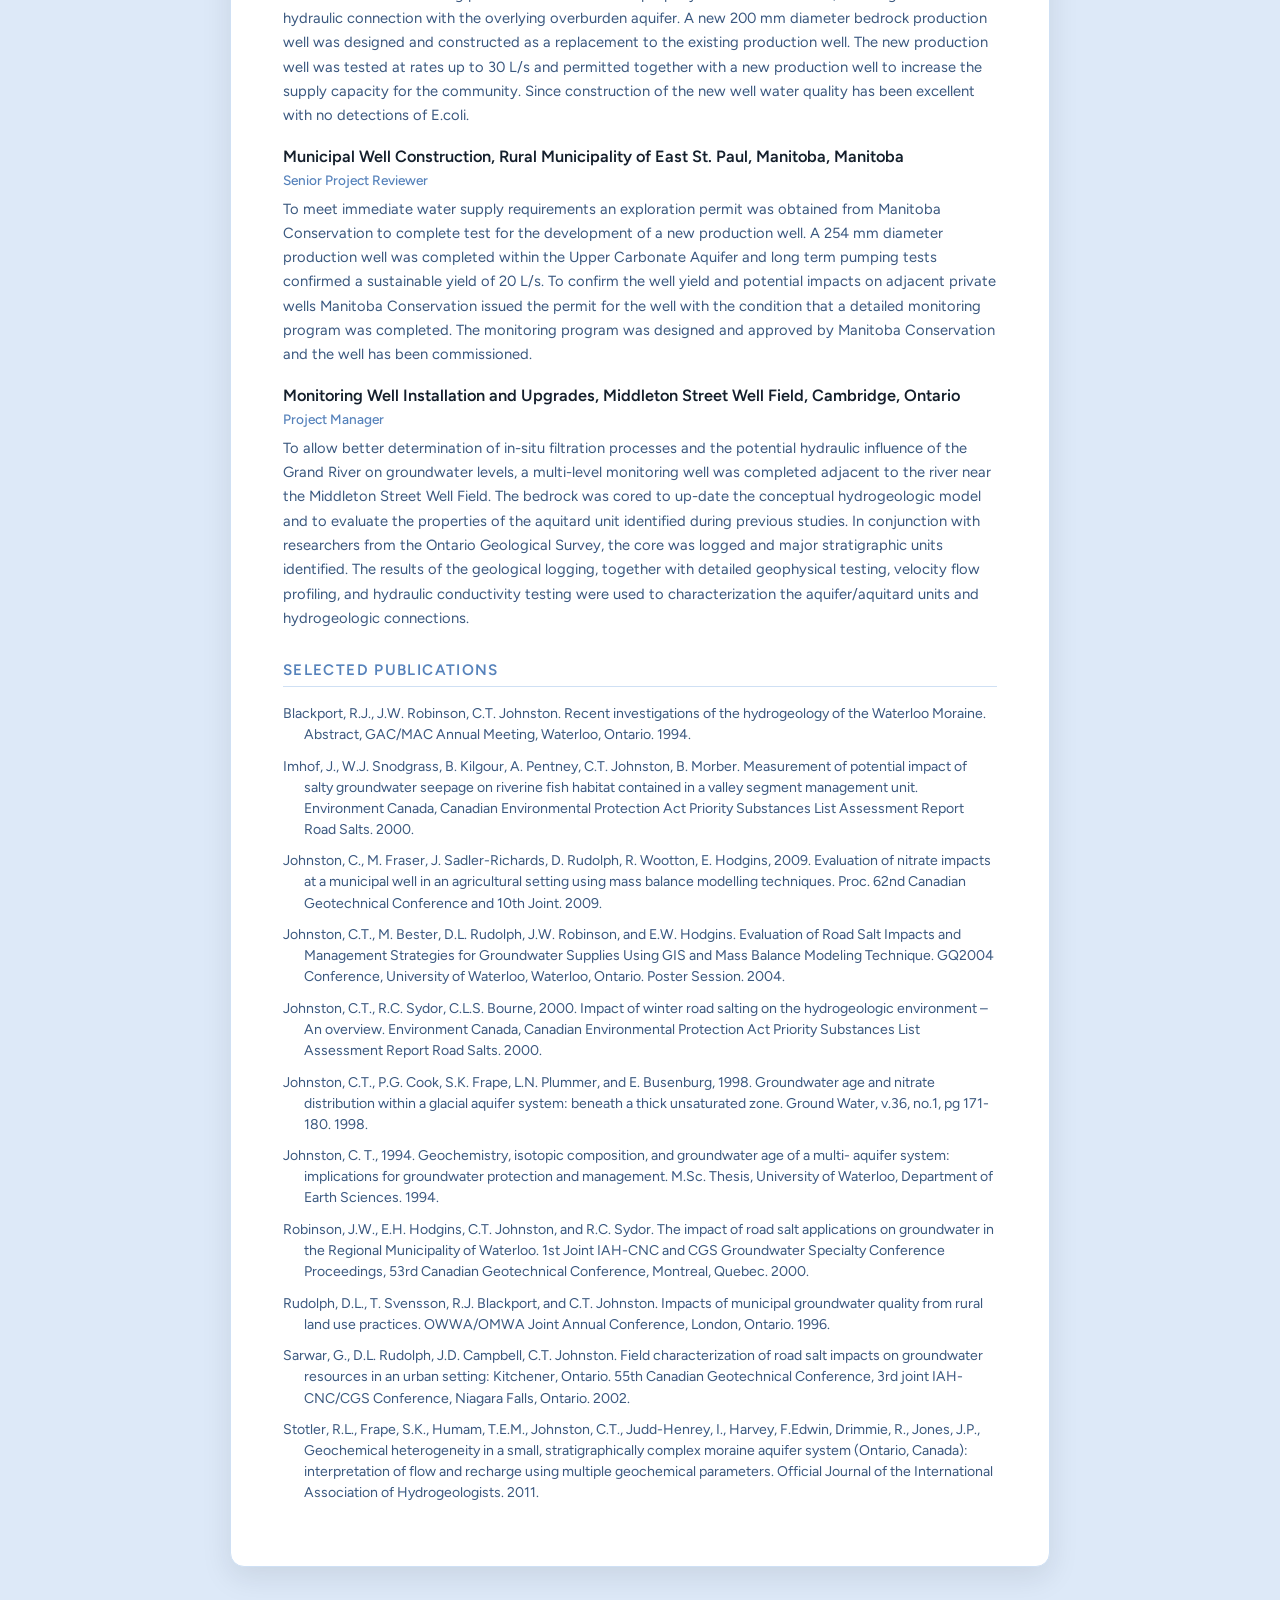
<file: resume.html>
<!DOCTYPE html>
<html lang="en">
<head>
  <meta charset="UTF-8" />
  <meta name="viewport" content="width=device-width, initial-scale=1.0" />
  <title>Craig Johnston — Résumé</title>
  <meta name="description" content="Résumé of Craig Johnston, Senior Hydrogeologist (P.Geo.) at SLR Consulting (Canada) Ltd." />
  <link rel="icon" href="favicon.svg?v=2" type="image/svg+xml" />
  <link rel="preconnect" href="https://fonts.googleapis.com" />
  <link rel="preconnect" href="https://fonts.gstatic.com" crossorigin />
  <link href="https://fonts.googleapis.com/css2?family=Figtree:wght@400;500;600;700&display=swap" rel="stylesheet" />
  <link rel="stylesheet" href="styles.css?v=4" />
  <link rel="stylesheet" href="resume.css?v=2" />
</head>
<body>
  <div class="toolbar no-print">
    <div class="container">
      <a href="index.html" class="back">&larr; Back to site</a>
      <button class="btn btn-primary btn-sm" onclick="window.print()">Print / Save as PDF</button>
    </div>
  </div>

  <article class="resume">
    <header class="resume-header">
      <h1>Craig Johnston</h1>
      <p class="resume-title">Senior Hydrogeologist, P.Geo. — SLR Consulting (Canada) Ltd.</p>
      <p class="resume-contact">
        <a href="mailto:csjohnston92@gmail.com">csjohnston92@gmail.com</a>
        <span>Ontario, Canada</span>
        <a href="https://www.linkedin.com/in/craig-johnston-26009a25/" target="_blank" rel="noopener">LinkedIn</a>
        <a href="https://github.com/CTJohnston9801" target="_blank" rel="noopener">github.com/CTJohnston9801</a>
      </p>
    </header>
    <section class="summary">
      <h2>Profile</h2>
      <p>Craig is a Senior Hydrogeologist with SLR Consulting (Canada) Ltd. and has been involved in groundwater supply development, planning and protection projects for over 30+ years.</p>
      <p>He has led various key projects for many Ontario municipalities on Groundwater Under the Direct Influence of Surface Water assessments and worked with the Ministry to review and update their technical guidance. His municipal water supply experience includes the development of large capacity bedrock and overburden well fields, both as part of larger scale master plan and infrastructure replacement, successfully obtaining well field or regional PTTWs, and assessing and development protection plans for regional point-source, and non-point source contaminants, including nitrate,1,4-dioxane, TCE, and road salts.</p>
      <p>Whether providing strategic advice, technical direction, or overall project management, Craig&#x27;s technical experience, common sense approach, strong communication skills, and dedication to quality ensures that projects are delivered in a timely and cost-effective manner. The following provides Craig’s direct project experience related to the development of municipal water supply and groundwater resources.</p>
    </section>
    <section class="education">
      <h2>Education</h2>
      <p class="edu-item"><strong>M.Sc.</strong>, University of Waterloo / Hydrogeology, Waterloo, Ontario, (1994)</p>
      <p class="edu-item"><strong>B.Sc.</strong>, McMaster University / Geology, Hamilton, Ontario, (1990)</p>
    </section>
    <section class="memberships">
      <h2>Professional Designation</h2>
      <p class="edu-item">Professional Geoscientist, Association of Professional Geoscientist of Ontario</p>
    </section>
    <section class="experience">
      <h2>Selected Project Experience</h2>
      <div class="proj-group">
        <h3>Groundwater Resource Inventory, Planning &amp; Protection</h3>
        <div class="project">
          <h4>Region of Waterloo Water Supply Master Plan Update, Waterloo, Ontario</h4>
          <p class="role">Principal Hydrogeologist</p>
          <p>SLR is working with the Region of Waterloo to develop a comprehensive and sustainable strategy to address the evolving water supply and treatment needs to align with the Region’s Official Plan out to 2051. The Region obtains approximately 70% of their water supply from 71 production wells located within 21 well fields. The study is reviewing the existing supply capacity and overall water quality to confirm the available maximum supply capacity and will identify future additional supply sources that will be required to meet the 2051 supply demands. This evaluation and optimization of the water supply will be completed in conjunction with the Tier 3 model update project and work to optimize the overall water supply system, aligning supply sources with future growth areas.</p>
        </div>
        <div class="project">
          <h4>Tier 3 Water Budget and Water Quantity Risk Assessment, Regional Municipality of Waterloo, Ontario</h4>
          <p class="role">Senior Hydrogeologist</p>
          <p>A Tier 3 Water Budget and Water Quantity Risk Assessment is being completed for the Regional Municipality of Waterloo as part of on-going projects in support of the Clean Water Act.</p>
          <p>The Tier 3 project represents a pilot study being completed by the Region and is intended to better understand the overall water budget in the Region in order to identify areas where the long term sustainability of the water supply may be of concern. As part of the project, detailed characterization of the groundwater systems is being completed at major well fields in Waterloo, Kitchener, and Cambridge. The detailed characterization is being used to refine the 3-D groundwater flow model for the Region for use in completing the water budget and quantity risk assessments. (Project #160900498).</p>
        </div>
        <div class="project">
          <h4>The Study of the Hydrogeology of the Waterloo Moraine, Waterloo and Kitchener, Ontario</h4>
          <p class="role">Project Manager</p>
          <p>A regional study of the Waterloo Moraine, a glacial aquifer system located within the Township of Wilmot and the Cities of Waterloo and Kitchener, was completed as part of the Regional Municipality of Waterloo’s Groundwater Protection Program. A conceptual model for the area was developed through detailed borehole drilling, aquifer testing, water level monitoring, well field pumping and shut down tests, and hydrogeochemical analysis. A preliminary interpretation of well field capture zones was prepared based on the detailed understanding of the distribution and extent of the various aquifer units, groundwater flow directions, and hydrogeochemical data.</p>
        </div>
        <div class="project">
          <h4>Baden-New Hamburg Water Supply Master Plan – Bedrock Test Well Drilling Program New Hamburg, Ontario</h4>
          <p class="role">Lead Hydrogeologist</p>
          <p>Hydrogeologic assessment of various water supply systems related to the development of a Water Supply Master Plan under the Class EA for the communities of Baden and New Hamburg. As part of the replacement for the shallow wells in New Hamburg a deep test drilling program was completed in the area south of New Hamburg bordering Hwy 7/8. The original target was the deep overburden that was previously identified as a potential supply aquifer. Deep overburden deposits were not encountered, and the decision was made to try the bedrock aquifer as it was near the Bois Blanc / Salina contact. A total of 5 test wells were drilled and tested with one location identified as the preferred location due to the high production potential and good water quality with a preferred location identified for a future bedrock supply well.</p>
        </div>
        <div class="project">
          <h4>Background Review and Environmental Constraints Analysis for the Lower Road Collector System, City of Guelph</h4>
          <p class="role">Project Director</p>
          <p>SLR is completing a background review and environmental impact assessment for the Lower Road Collector System (LRCS), located within the Arkell Spring Grounds. The Arkell Spring Grounds supplies between 60%-80% of the City’s water supply and contains critical drinking water infrastructure for the City including, infiltration galleries and production wells. This project was a multi-disciplinary project involving ecology and engineering support. The objective for this work was to conduct a background review of the existing data in order to develop a conceptual site model for the site and identify possible environmental constraints that may influence the reconstruction/rehabilitation of the LRCS which was taken off-line in 2000, due to water quality concerns (i.e. GUDI). SLR was responsible for examining the potential impacts of the water taking (through the rehabilitation/reconstruction of the LRCS) on the natural environment as well as, the potential for interference with the existing infiltration gallery.</p>
          <p>SLR prepared a report summarizing the findings, identified risks, data gaps and constraints associated with the reconstruction/rehabilitation of the LRCS, and developed an in-field feasibility assessment to support next steps.</p>
        </div>
        <div class="project">
          <h4>Arkell Collector System - Hydrogeologic Assessment, Guelph, Ontario</h4>
          <p class="role">Senior Hydrogeologist</p>
          <p>Stantec completed an evaluation of the Arkel Spring Collector and potential options for up- grading or replacing the aging collector system. The evaluation involved characterization of the shallow overburden groundwater flow system and aquifer extents using existing well information, and results of new test well drilling and aquifer testing. The evaluation identified a Ranney Collector well as the preferred option of replacing and increasing the capacity of the Glen Collector system. Preliminary groundwater flow modelling and analytical flow solutions were used to evaluate the feasibility and possible yields from a Ranney Collector well, as well as various design configurations.</p>
        </div>
        <div class="project">
          <h4>Middleton Water Supply System Upgrades - Hydrogeologic Assessment, Waterloo, Ontario</h4>
          <p class="role">Senior Hydrogeologist</p>
          <p>A hydrogeologic evaluation of the Middleton Street Well Field, a high capacity bedrock aquifer system was completed to address a range of water quality concerns, and to evaluate the long- term yield of the aquifer in the area of the well field.</p>
          <p>Detailed hydraulic monitoring of water level response in the various aquifer units, together with groundwater modeling and water quality analyses were used to confirm GUDI classifications and the in-situ filtration capacity of the aquifer system. Water quality concerns related to TCE, 1,4- dioxane, E.coli, and chloride were evaluated in efforts to confirm potential sources and controls on water quality and solute transport within the fractured bedrock aquifer system.</p>
          <p>A quantitative assessment of aquifer filtration was completed using MPA data with a 8-log reduction of algae/diatom particles in the size range of 2 µm to &gt;15 µm identified, indicating that high levels of filtration are obtained through the thin overburden sediments.</p>
        </div>
        <div class="project">
          <h4>Hydrogeologic Assessment of Water Supply Systems, Baden and New Hamburg, Regional Municipality of Waterloo, Ontario</h4>
          <p class="role">Hydrogeologist</p>
          <p>Hydrogeologic assessment of various water supply systems related to the development of a Water Supply Master Plan under the Class EA for the communities of Baden and New Hamburg. Study involved the construction, testing, and permitting of a new bedrock production well (45 L/s) for the communities of Baden and New Hamburg, which required iron and manganese removal.</p>
        </div>
        <div class="project">
          <h4>Torrance Creek Monitoring Program, City of Guelph, Ontario</h4>
          <p class="role">Project Manager</p>
          <p>Development and implementation of the Torrance Creek Monitoring Program in conjunction with the project steering committee and the City of Guelph. The monitoring program builds on the work completed as part of the Torrance Creek Subwatershed Study, an important watershed within the City of Guelph.</p>
        </div>
        <div class="project">
          <h4>North Waterloo Scoped Subwatershed Study, Waterloo, Ontario</h4>
          <p>A hydrogeologic assessment is currently being completed within a proposed 170 ha development property within the Laurel Creek Watershed in Waterloo. The assessment involves a detailed field investigation including shallow and deep monitoring well installation and on-going groundwater level monitoring as well as test pit installation, Guelph permeameter testing, hydraulic testing of the monitoring wells and drivepoint installation and monitoring. Based on these results, local geology and hydrostatigraphy conditions were reviewed in relation to the regional interpretations of the Waterloo North area as presented in the recent Tier 3 investigations. The hydrogeologic report will present a pre- and post- construction water balance, detail potential effects on Beaver Creek and nearby Regional production wells and provide recommendations for mitigation measures for the proposed development as required.</p>
        </div>
        <div class="project">
          <h4>Alder Creek Watershed Study, Grand River Conservation Authority, Wilmot Township, Ontario</h4>
          <p class="role">Hydrogeologist</p>
          <p>A review of hydrogeologic data was completed to develop a conceptual hydrogeologic model for Alder Creek Watershed Study.</p>
        </div>
        <div class="project">
          <h4>Greenbrook Well Field Hydrogeological Assessment, Kitchener, Ontario</h4>
          <p class="role">Senior Hydrogeologist</p>
          <p>Stantec completed a detailed hydrogeologic assessment of the well field that focused on determining the source and controls on 1,4-dioxane migration within the aquifer, predicting existing and future 1,4-dioxane concentrations at the five production wells under various pumping scenarios, and evaluating potential water quality concerns that may impact on the treatment of 1,4-dioxane. The evaluation involved the development of a detailed mass balance models to predict the 1,4-dioxane concentrations in the production wells and an assessment of hydrogeologic controls on surface water ponding that resulted during shutdown of the well field. The evaluation identified hydraulic connections with the shallow aquifer system and as a result the well field was identified as groundwater under the direct influence of surface water (GUDI). Project #161110526.</p>
        </div>
        <div class="project">
          <h4>Development of methodologies to evaluate road salt impacts from residential developments, Region of Waterloo, Ontario</h4>
          <p class="role">Senior Technical Specialist</p>
          <p>Assisted senior staff at the Region of Waterloo with the development of a methodology to evaluate impacts to groundwater quality from road salting associated with new developments.</p>
          <p>The methodology considered both impacts at the proponent property boundary, and the potential impacts at municipal well fields. As part of the work a case study was completed at one of the Region&#x27;s most important well fields. The methodology has provided the Region with clear targets for development applications that are consistent with other government legislation.</p>
        </div>
        <div class="project">
          <h4>Conestoga Golf Course Subdivision Class EA, Conestoga, Ontario</h4>
          <p class="role">Project Manager</p>
          <p>As part of a Schedule C Class EA for the Conestoga Golf Course Subdivision, a hydrogeologic assessment was completed to confirm if the aquifer could meet increased supply demands, and to confirm potential water quality concerns related to surface water influences and upward migration of poor quality bedrock water under increased pumping. The study concluded that the supply source was a groundwater system and a new 250 mm diameter production well was installed to meet the increased supply needs.</p>
        </div>
        <div class="project">
          <h4>The Study of the Parkway Well Field Area</h4>
          <p class="role">Project Manager</p>
          <p>A detailed study of the Parkway Well Field area was completed to develop a conceptual hydrogeological model to be used in a 3-D groundwater flow model for delineation of well field capture zones. Data collection for the study involved borehole drilling and monitoring well installations, geophysical surveys, detailed pumping and well field shut down tests, and hydrogeochemical sampling. The field data and conceptual model was used to develop a 3-D groundwater flow model and the prediction of the 2-, 10-, and 20 year time of travel capture zones.</p>
        </div>
      </div>
      <div class="proj-group">
        <h3>Groundwater Supply / Wells</h3>
        <div class="project">
          <h4>Drilling and Testing of Production Well NH3, Baden-New Hamburg Water Suppy, Region of Waterloo, Ontario</h4>
          <p class="role">Lead Hydrogeologist/Project Manager</p>
          <p>Following the successful completion of a bedrock test drilling program a pilot test hole was drilled for a new production well at the preferred location to confirm the fracture network and supply. Due to poor production and water quality in comparison to the original test well the hole was converted to a monitoring location and the casing was removed at the original test location and a temporary plug was installed. The hole was then reamed and a 305 mm large diameter casing installed and the bedrock drilled to the target depth. The new well (NH3) was tested and permitted for 45 L/s and is currently supplying the communities of Baden and New Hamburg, which required iron and manganese removal. Water quality remains good with low sulphate concentrations. This is the first new bedrock production well installed and commissioned in the moraine area, the only other being W3A at the William Street Well Field.</p>
        </div>
        <div class="project">
          <h4>Hydrogeological Assessment Production Wells G7 &amp; G8, Region of Waterloo, Ontario</h4>
          <p class="role">Project Manager</p>
          <p>Occasional low level detections of volatile organic compounds (VOCs) and a rising trend in the concentration of chloride, suggesting that the Shades Mill well field may be vulnerable to land use activities in the area. As a result, the Region retained Stantec Consulting Ltd. (Stantec) to complete a hydrogeological assessment to improve the understanding of the hydrogeology and water quality in areas around G7 and G8. Borehole Drilling and Monitoring Well Installations, Drive-Point Piezometer Installations, Hydraulic Response Testing, Water Quality Sampling, Water Level Monitoring; and a 13 Week Shut Down Testing were all preformed. The data was used to assess the vulnerability of the aquifer and wells to local potential contaminant sources in order to minimize water quality risks.</p>
        </div>
        <div class="project">
          <h4>Construction and Testing of Production Well C6, Conestoga Golf Course Well Field, Kitchener, Ontario</h4>
          <p class="role">Hydrogeologist</p>
          <p>A hydrogeologic assessment was completed as part of Schedule C Class EA for the Conestoga Golf Course subdivision. A 72 hour pumping test was completed to evaluate long-term supply of the newly installed production well, source water quality and potential interference with neighbouring wells.</p>
        </div>
        <div class="project">
          <h4>Replacement of Production Wells K1 and K2, Kitchener, Ontario</h4>
          <p class="role">Project Manager</p>
          <p>Replacement Production Wells K1A and K2A were constructed at Greenbrook Well Field to replace existing Production Wells K1 and K2, which were installed in 1920’s. The testing and construction program included continuous core drilling within the entire overburden, geophysical analysis, monitoring well and production well installation. The production wells were completed as 14” naturally developed wells. Following installation, variable rate and constant rate testing were completed to confirm well capacity and GUDI-EF status and a report was submitted in support of a consolidated PTTW for the well field.</p>
        </div>
        <div class="project">
          <h4>Production Well Construction, Dorchester, Ontario</h4>
          <p class="role">Senior Hydrogeologist</p>
          <p>Production Well 3PW-2B and 3PW-8 were constructed within Dorchester Well Field No. 3 in 2005 and 2009, respectively. Both wells are constructed within the shallow unconfined sand and gravel aquifer. The testing and construction program included production well design, construction, performance and constant rate pump testing. During the twenty-four (24) hour constant rate pumping tests, water quality sampling was completed for complete ODWS analysis and continuous LPC monitoring and MPA sampling was completed to confirm the effective filtration status of the aquifer.</p>
        </div>
        <div class="project">
          <h4>Groundwater Exploration and Municipal Well Construction, Regional Municipality of East St. Paul, Manitoba</h4>
          <p class="role">Senior Project Reviewer</p>
          <p>A groundwater exploration program was completed for East St. Paul to determine the potential location of additional production wells. The program included test drilling and pump testing at multiple locations. An additional bedrock production well was constructed and a 72 hour pump test was completed. The well and aquifer assessment indicated that the production well could sustainably supply 20 L/s. This second bedrock supply well is expected to be on-line by Summer 2007.</p>
        </div>
        <div class="project">
          <h4>Optimization Study, Mannheim ASR System, Kitchener, Ontario</h4>
          <p class="role">Hydrogeologist</p>
          <p>Initial monitoring of the Aquifer Storage and Recovery (ASR) system from 2005 to 2008 indicated a decline in well performance at all ASR wells resulting in a decrease in system performance and in some cases requiring well rehabilitation. Stantec is currently completing an optimization study to evaluate potential options to improve performance of individual wells and the overall system. The investigation includes baseline performance testing, injection/pumping rehabilitation cycling within the production wells, review of operation procedure and a 30 day pumping test to evaluate system performance. Reporting will include recommendations for on-going rehabilitation efforts and operational changes to maximize yield.</p>
        </div>
        <div class="project">
          <h4>Mannheim ASR Commissioning and Hydrogeologic Monitoring, Waterloo, Ontario</h4>
          <p class="role">Senior Hydrogeologist</p>
          <p>Stantec was retained by the Region to complete the final design and construction of the Mannheim ASR System. In support of the commissioning and to meet the requirements of the PTTW, a detailed hydrogeologic monitoring program was development and undertaken. The monitoring program involved both hydraulic and water quality monitoring to document the influence of both injection and recovery cycles on aquifer levels, ASR well performance and maintenance requirements, and potential impacts on water quality. During the initial year of operation decreases in well performance and the formation of THM within the aquifer resulted in the need for more detailed assessments. Benchscale testing and geochemical modelling was completed to confirm controls on THM formation and modifications to the injection process were completed, successfully eliminating the formation of THMs within the aquifer. On-going monitoring and well rehabilitation is being completed to confirm long term well performance and rehabilitation requirements.</p>
        </div>
        <div class="project">
          <h4>Construction and Permitting of Production Well K19</h4>
          <p class="role">Senior Hydrogeologist</p>
          <p>A test drilling program was completed to evaluate the potential for developing a new production well within the bedrock and overburden aquifer system adjacent to existing Production Well K18. Two bedrock test wells were completed in the area, yielding high volumes of water, but with very poor water quality, and as a result the study focused on the development of a new overburden production well. Several test holes were completed in the area due to the variability of the aquifer material. Using the test drilling results, a suitable location was identified and a 362 mm diameter gravel pack production well was designed and installed.</p>
          <p>The production well was tested with a firm capacity of 47 L/s. The hydrogeologic report was submitted to the Ministry of Environment and a Permit To Take Water was received for the requested rates.</p>
        </div>
        <div class="project">
          <h4>Ayr Water Supply Class EA and Production Well Construction, Ayr, Ontario</h4>
          <p class="role">Senior Hydrogeologist</p>
          <p>As part of a Schedule C Class EA for the Village of Ayr water supply, a detailed hydrogeologic testing program was completed to confirm if the existing production wells were hydraulically connected to Cedar Creek and the Nith River, and to provide an estimate of the sustainable yield of the aquifer. A 96-hour constant rate pumping test of Production Wells A1 and A2 was completed at a combined pumping rate of 59 L/s.</p>
          <p>Based on the results of this aquifer test, a revised Permit To Take Water for 63 L/s was obtained for the well field, with the need for a third supply well identified to provide firm supply capacity. A 324 mm diameter natural developed well was constructed and tested at a rate up to 60 L/s. A Permit To Take Water for the new well was obtained.</p>
        </div>
        <div class="project">
          <h4>Salt Assessment, Township of North Dumfries, Ontario</h4>
          <p class="role">Project Manager</p>
          <p>Sodium and chloride were identified under the Clean Water Act (2006) as a drinking water issue for two municipal supply wells. A salt assessment was completed to assess the current extent of chloride within the aquifer system, to evaluate the potential for concentrations of chloride to exceed the Ontario Drinking Water Standards (ODWS), and to provide recommendations on potential Beneficial Management Practices (BMPs) and/or operation of the well field with the objective of reducing chloride concentrations at the wells.</p>
          <p>Sources of chloride included point (water softeners, salt water pools) and non-point (road salting) sources. Residential surveys were conducted to gather information on septic systems and water softener use to evaluate potential loading from point sources. Road salt usage was detailed by the Township and private contractors. A spreadsheet model was developed to estimate potential chloride loading to groundwater and evaluate potential BMPs.</p>
        </div>
      </div>
      <div class="proj-group">
        <h3>Groundwater and Geochemical Modeling</h3>
        <div class="project">
          <h4>Evaluation of the Migration of Road Salt Impacts, Waterloo, Ontario</h4>
          <p class="role">Project Manager</p>
          <p>Assessment of chloride impacts from winter road salt was completed to determine the distribution and controls on road salt migration to the water table. A series of monitoring sites were instrumented with water table monitoring wells and tracer tests were completed at two locations to document the distribution and migration of chloride to through the unsaturated zone. A1-D unsaturated zone model was completed and calibrated with the bromide trace data to estimate recharge rates and the vertical migration and mass of chloride within the unsaturated zone. From the modelling estimates of chloride mass loading were determined and related to the chloride loading from road salting.</p>
        </div>
        <div class="project">
          <h4>Road Salt Management and Chloride Reduction Study, Waterloo, Ontario</h4>
          <p class="role">Project Manager</p>
          <p>A GIS based mass balance model was developed for the key well fields to determine the impact from winter road salting, and provide an indication of future chloride concentrations under a variety of management scenarios. The model utilized particle tracking data from ground surface to the production wells developed from existing groundwater flow models to provide travel time estimates. This data was combined with detailed road salt application data, recharge rate estimates, and soil and groundwater chloride profiles to calibrate the loading source function for the mass balance model. Using an integrated mass balance model, chloride within the well field capture zones was allowed to travel to the well field, providing an estimate of chloride concentrations over time. Following calibration to the observed historical chloride concentrations, the model was used to evaluate future chloride concentrations under a variety of management options, including the complete elimination of road salting within a variety of travel times around the well field. The result of the mass balance modeling were compared with detailed 3-D numerical solute transport modeling completed using the University of Waterloo flow model WATFLOW and the transport model WTC.</p>
        </div>
        <div class="project">
          <h4>Nitrate Management Study, Wilmot Township, Ontario</h4>
          <p class="role">Project Hydrogeologist</p>
          <p>To better understand the impacts of agricultural practices on groundwater, and the benefits of potential reduction measures, a GIS based mass balance model was developed for a Production Well with elevated nitrate concentrations in an agricultural setting. The model utilized particle tracking data from existing groundwater flow models to provide travel time estimates. This data was combined with detailed fertilization practices data, recharge rate estimates, and soil and groundwater nitrate profiles to calibrate the loading source function for the mass balance model. Using an integrated mass balance model, nitrate within the well field capture zone was allowed to travel to the well, providing an estimate of nitrate concentrations over time. Following calibration to observed nitrate concentrations, the model will be used to evaluate future nitrate concentrations under a variety of BMPs. The result of the mass balance modeling will be compared with detailed 3-D numerical solute transport modeling completed using the University of Waterloo flow model WATFLOW and transport model WTC.</p>
        </div>
        <div class="project">
          <h4>Hydrogeologic Assessment of Road Salt Impacts, Regional Municipality of Waterloo, Ontario</h4>
          <p class="role">Project Manager</p>
          <p>Assessment of chloride impacts from winter road de-icing compounds at a municipal well field. The study involved mass balance modeling techniques to predict future chloride concentrations and detailed tracer tests to confirm the vertical migration rate of chloride through the unsaturated zone. 1D unsaturated zone modeling was completed to quantify the tracer test results. (2005).</p>
        </div>
        <div class="project">
          <h4>Nitrate Migration Control System, Regional Municipality of Waterloo, Township of Wilmot, Ontario</h4>
          <p class="role">Project Manager</p>
          <p>Assessment and design of a nitrate migration control system, through computer transport modeling, to prevent the migration of a large scale nitrate plume to a primary municipal well field. (1999).</p>
        </div>
      </div>
      <div class="proj-group">
        <h3>Groundwater Control</h3>
        <div class="project">
          <h4>Supplementary GUDI Investigation, Greenbrook Well Field, Kitchener, Ontario</h4>
          <p class="role">Hydrogeologist</p>
          <p>A supplementary GUDI investigation was completed at the Greenbrook Well Field including a review of updated stratigraphy based on recent continuous core drilling, seasonal LPC monitoring up to 340 hours at individual production wells and seasonal MPA sampling. A thorough review of water level data was completed from 2004 to 2009, including Greenbrook well field shutdown and start-up of individual wells.</p>
        </div>
        <div class="project">
          <h4>Woolner Flats Well Field Water Quality Assessment, Regional Municipality of Waterloo, Ontario</h4>
          <p class="role">Environmental Scientist</p>
          <p>An assessment of the nitrate distribution within the Woolner Flats Well Field in Kitchener, Ontario was completed. The spatial distribution of nitrate concentrations within the overburden aquifer were evaluated under pumping and non pumping conditions. The impacts of this contamination on water quality within the municipal production wells was considered.</p>
        </div>
        <div class="project">
          <h4>Middleton Street Well Field GUDI Assessment, Cambridge, Ontario</h4>
          <p class="role">Project Manager</p>
          <p>To evaluate in-situ filtration processes within a fractured bedrock system, and the effect of seasonal variations on water quality, a detailed study was completed to document the effects of precipitation, river stage, and pumping on particles and surface water indicator organisms (bioparticles) within the raw groundwater from production wells at the Middleton Street Well Field. The study involved collection of particle count and MPA data over a 12 month period to document seasonal variations in water quality. The results indicated bio-particle concentrations &gt;4-log lower than the river, suggesting high removal rates in the fractured rock environment, and supporting effective in-situ filtration processes.</p>
        </div>
        <div class="project">
          <h4>Microbial Contamination Control Plan - Region of Waterloo, Region of Waterloo, Ontario</h4>
          <p class="role">Senior Reviewer</p>
          <p>Stantec completed an in situ filtration assessment that involved a review of historical microbial water quality and the collection of additional inline laser particle counting data; delineated microbial risk management zones by integrating groundwater intrinsic susceptibility index mapping with the Region’s policy time-of-travel capture zones; completed an inventory and risk ranking of all actual and potential land use activities and microbial contamination sources within the microbial risk management zones; recommended control measures to protect the well from microbial contamination and to protect the aquifer’s in situ filtration capacity; developed appropriate monitoring and contingency plans; and, provided a schedule for implementation.</p>
        </div>
        <div class="project">
          <h4>Assessment of Groundwater Under the Direct Influence of Surface Water (GUDI) - Waterloo Region, Regional Municipality of Waterloo, Ontario</h4>
          <p class="role">Project Manager</p>
          <p>An assessment of potential surface water influences and impacts to water quality at seven well fields was completed to meet the Certificate of Approval requirements for Groundwater Under the Direct Influence of Surface Water studies. The assessment involved detailed characterization aquifer characterization, evaluation of source water quality, aquifer testing, and assessment of the insitu filtration provided by the aquifer system.</p>
        </div>
        <div class="project">
          <h4>Microbial Contamination Control Plan – Freelton Water Supply, Freelton, Ontario</h4>
          <p class="role">Senior Reviewer</p>
          <p>Stantec is in the process of completing a MCCP for the Freelton Water Supply, which is owned by the City of Hamilton. The land use setting in the community of Freelton consists of rural agricultural development, as well as some commercial activity. The study will include an in situ filtration assessment; delineation of microbial risk management zones; completing an inventory and risk ranking of all actual and potential land use activities and microbial contamination sources within the microbial risk management zones; recommended control measures to protect the well from microbial contamination and to protect the aquifer’s in situ filtration capacity, and a schedule for implementation.</p>
        </div>
        <div class="project">
          <h4>Microbial Contamination Control Plan – Dorchester Water Supply, Ontario</h4>
          <p class="role">Senior Project Reviewer</p>
          <p>A MCCP was completed for the Dorchester Water Supply. The MCCP focused on four key components that included providing a background review of the geology and hydrogeology, an in situ filtration assessment, delineation of microbial risk management zones and identification of potential microbial contamination management options. In all, Stantec provided 14 recommendations that were grouped into three general categories including; general microbial control measures, microbial control measures for municipally owned land, and microbial control measures for privately owned land. After reviewing the proposed microbial contamination management options, the municipality noted that many of the recommendations conformed with their long-term water supply protection strategy.</p>
        </div>
        <div class="project">
          <h4>Assessment of Groundwater Under the Direct Influence of Surface Water (GUDI) – Middlesex Centre</h4>
          <p class="role">Project Manager</p>
          <p>A hydrogeologic assessment of a municipal production well was completed to confirm potential surface water influences. Given the site location and hydrogeologic setting the assessment focused on water quality and groundwater age to confirm that the supply source was a groundwater based supply. Despite the groundwater being over 50 years old, elevated turbidity levels were occasionally detected and a program was implemented to prove that the elevated turbidity was in fact related to inorganic water quality, and not surface water influences.</p>
        </div>
        <div class="project">
          <h4>Assessment of Groundwater Under the Direct Influence of Surface Water (GUDI) - Peel Region, Regional Municipality of Peel, Ontario</h4>
          <p class="role">Project Manager</p>
          <p>Seven individual groundwater supply systems within north Peel were evaluated to determine the potential influence of surface water features. The assessment provided a clear determination of the hydraulic connection between groundwater and surface water systems, and an assessment of the insitu filtration capacity.</p>
        </div>
      </div>
      <div class="proj-group">
        <h3>Bedrock Hydrogeology</h3>
        <div class="project">
          <h4>Construction and Testing of Replacement Production Well FDC03R, Carlisle, Ontario</h4>
          <p class="role">Senior Project Reviewer</p>
          <p>As a result of poor water quality a detailed video log was completed under pumping conditions and confirmed that the existing production wells was not properly sealed into bedrock, resulting in a direct hydraulic connection with the overlying overburden aquifer. A new 200 mm diameter bedrock production well was designed and constructed as a replacement to the existing production well. The new production well was tested at rates up to 30 L/s and permitted together with a new production well to increase the supply capacity for the community. Since construction of the new well water quality has been excellent with no detections of E.coli.</p>
        </div>
        <div class="project">
          <h4>Municipal Well Construction, Rural Municipality of East St. Paul, Manitoba, Manitoba</h4>
          <p class="role">Senior Project Reviewer</p>
          <p>To meet immediate water supply requirements an exploration permit was obtained from Manitoba Conservation to complete test for the development of a new production well. A 254 mm diameter production well was completed within the Upper Carbonate Aquifer and long term pumping tests confirmed a sustainable yield of 20 L/s. To confirm the well yield and potential impacts on adjacent private wells Manitoba Conservation issued the permit for the well with the condition that a detailed monitoring program was completed. The monitoring program was designed and approved by Manitoba Conservation and the well has been commissioned.</p>
        </div>
        <div class="project">
          <h4>Monitoring Well Installation and Upgrades, Middleton Street Well Field, Cambridge, Ontario</h4>
          <p class="role">Project Manager</p>
          <p>To allow better determination of in-situ filtration processes and the potential hydraulic influence of the Grand River on groundwater levels, a multi-level monitoring well was completed adjacent to the river near the Middleton Street Well Field. The bedrock was cored to up-date the conceptual hydrogeologic model and to evaluate the properties of the aquitard unit identified during previous studies. In conjunction with researchers from the Ontario Geological Survey, the core was logged and major stratigraphic units identified. The results of the geological logging, together with detailed geophysical testing, velocity flow profiling, and hydraulic conductivity testing were used to characterization the aquifer/aquitard units and hydrogeologic connections.</p>
        </div>
      </div>
    </section>
    <section class="publications">
      <h2>Selected Publications</h2>
      <ul class="pub-list">
        <li>Blackport, R.J., J.W. Robinson, C.T. Johnston. Recent investigations of the hydrogeology of the Waterloo Moraine. Abstract, GAC/MAC Annual Meeting, Waterloo, Ontario. 1994.</li>
        <li>Imhof, J., W.J. Snodgrass, B. Kilgour, A. Pentney, C.T. Johnston, B. Morber. Measurement of potential impact of salty groundwater seepage on riverine fish habitat contained in a valley segment management unit. Environment Canada, Canadian Environmental Protection Act Priority Substances List Assessment Report Road Salts. 2000.</li>
        <li>Johnston, C., M. Fraser, J. Sadler-Richards, D. Rudolph, R. Wootton, E. Hodgins, 2009. Evaluation of nitrate impacts at a municipal well in an agricultural setting using mass balance modelling techniques. Proc. 62nd Canadian Geotechnical Conference and 10th Joint. 2009.</li>
        <li>Johnston, C.T., M. Bester, D.L. Rudolph, J.W. Robinson, and E.W. Hodgins. Evaluation of Road Salt Impacts and Management Strategies for Groundwater Supplies Using GIS and Mass Balance Modeling Technique. GQ2004 Conference, University of Waterloo, Waterloo, Ontario. Poster Session. 2004.</li>
        <li>Johnston, C.T., R.C. Sydor, C.L.S. Bourne, 2000. Impact of winter road salting on the hydrogeologic environment – An overview. Environment Canada, Canadian Environmental Protection Act Priority Substances List Assessment Report Road Salts. 2000.</li>
        <li>Johnston, C.T., P.G. Cook, S.K. Frape, L.N. Plummer, and E. Busenburg, 1998. Groundwater age and nitrate distribution within a glacial aquifer system: beneath a thick unsaturated zone. Ground Water, v.36, no.1, pg 171-180. 1998.</li>
        <li>Johnston, C. T., 1994. Geochemistry, isotopic composition, and groundwater age of a multi- aquifer system: implications for groundwater protection and management. M.Sc. Thesis, University of Waterloo, Department of Earth Sciences. 1994.</li>
        <li>Robinson, J.W., E.H. Hodgins, C.T. Johnston, and R.C. Sydor. The impact of road salt applications on groundwater in the Regional Municipality of Waterloo. 1st Joint IAH-CNC and CGS Groundwater Specialty Conference Proceedings, 53rd Canadian Geotechnical Conference, Montreal, Quebec. 2000.</li>
        <li>Rudolph, D.L., T. Svensson, R.J. Blackport, and C.T. Johnston. Impacts of municipal groundwater quality from rural land use practices. OWWA/OMWA Joint Annual Conference, London, Ontario. 1996.</li>
        <li>Sarwar, G., D.L. Rudolph, J.D. Campbell, C.T. Johnston. Field characterization of road salt impacts on groundwater resources in an urban setting: Kitchener, Ontario. 55th Canadian Geotechnical Conference, 3rd joint IAH-CNC/CGS Conference, Niagara Falls, Ontario. 2002.</li>
        <li>Stotler, R.L., Frape, S.K., Humam, T.E.M., Johnston, C.T., Judd-Henrey, I., Harvey, F.Edwin, Drimmie, R., Jones, J.P., Geochemical heterogeneity in a small, stratigraphically complex moraine aquifer system (Ontario, Canada): interpretation of flow and recharge using multiple geochemical parameters. Official Journal of the International Association of Hydrogeologists. 2011.</li>
      </ul>
    </section>
  </article>
</body>
</html>
</file>
<file: styles.css>
/* ===========================================================
   Craig Johnston — personal site
   FourSnow palette — cool blue theme (light)
   #70a9f3 bright · #5682bb steel · #3a587f slate · #141f2c navy
   =========================================================== */

:root {
  --bg:        #eef4fc;  /* pale blue */
  --bg-alt:    #dde9f8;  /* deeper pale blue for alternating sections */
  --card:      #ffffff;
  --ink:       #141f2c;  /* deep navy text */
  --muted:     #3a587f;  /* slate blue, secondary text */
  --accent:    #5682bb;  /* steel blue */
  --accent-dk: #3a587f;  /* slate blue for hover */
  --gold:      #5682bb;  /* steel blue, tag/label accent */
  --border:    #cfe0f4;  /* light blue border */

  --maxw: 960px;
  --radius: 14px;
  --shadow: 0 10px 30px rgba(20, 31, 44, 0.10);

  --font-head: "Figtree", system-ui, -apple-system, "Segoe UI", Roboto, sans-serif;
  --font-body: "Figtree", system-ui, -apple-system, "Segoe UI", Roboto, sans-serif;
}

/* ----- Reset & base ----- */
*, *::before, *::after { box-sizing: border-box; }

html { scroll-behavior: smooth; scroll-padding-top: 80px; }

body {
  margin: 0;
  font-family: var(--font-body);
  color: var(--ink);
  background: var(--bg);
  line-height: 1.65;
  -webkit-font-smoothing: antialiased;
}

h1, h2, h3 { font-family: var(--font-head); font-weight: 600; line-height: 1.15; margin: 0; }

p { margin: 0 0 1rem; }

a { color: var(--accent); text-decoration: none; transition: color 0.2s ease; }
a:hover { color: var(--accent-dk); }

.container { width: min(var(--maxw), 92vw); margin-inline: auto; }

/* ----- Buttons ----- */
.btn {
  display: inline-block;
  padding: 0.7rem 1.4rem;
  border-radius: 999px;
  font-weight: 500;
  font-size: 0.95rem;
  cursor: pointer;
  transition: transform 0.15s ease, background 0.2s ease, color 0.2s ease, box-shadow 0.2s ease;
  border: 1.5px solid transparent;
}
.btn:hover { transform: translateY(-2px); }

.btn-primary { background: var(--accent); color: #fff; box-shadow: var(--shadow); }
.btn-primary:hover { background: var(--accent-dk); color: #fff; }

.btn-ghost { background: transparent; color: var(--ink); border-color: var(--border); }
.btn-ghost:hover { border-color: var(--accent); color: var(--accent); }

/* ----- Header / Nav ----- */
.site-header {
  position: sticky;
  top: 0;
  z-index: 50;
  background: rgba(238, 244, 252, 0.85);
  backdrop-filter: saturate(180%) blur(10px);
  border-bottom: 1px solid var(--border);
}
.nav {
  display: flex;
  align-items: center;
  justify-content: space-between;
  padding: 1rem 0;
}
.brand {
  font-family: var(--font-head);
  font-weight: 600;
  font-size: 1.15rem;
  color: var(--ink);
}
.brand:hover { color: var(--accent); }

.nav-menu {
  display: flex;
  gap: 1.75rem;
  list-style: none;
  margin: 0;
  padding: 0;
  align-items: center;
}
.nav-menu a { color: var(--ink); font-weight: 500; font-size: 0.95rem; }
.nav-menu a:hover { color: var(--accent); }
.nav-cta {
  padding: 0.45rem 1.1rem;
  border: 1.5px solid var(--border);
  border-radius: 999px;
}
.nav-cta:hover { border-color: var(--accent); }

.nav-toggle {
  display: none;
  flex-direction: column;
  gap: 5px;
  background: none;
  border: 0;
  cursor: pointer;
  padding: 6px;
}
.nav-toggle span {
  display: block;
  width: 24px;
  height: 2px;
  background: var(--ink);
  transition: transform 0.25s ease, opacity 0.25s ease;
}

/* ----- Hero ----- */
.hero { padding: 6rem 0 5rem; max-width: 720px; }
.hero-eyebrow {
  color: var(--accent);
  font-weight: 600;
  letter-spacing: 0.08em;
  text-transform: uppercase;
  font-size: 0.8rem;
  margin-bottom: 0.75rem;
}
.hero-title { font-size: clamp(2.4rem, 6vw, 3.6rem); margin-bottom: 1rem; }
.hero-lead { font-size: 1.2rem; color: var(--muted); max-width: 38ch; }
.hero-actions { display: flex; gap: 1rem; flex-wrap: wrap; margin-top: 2rem; }

/* ----- Sections ----- */
.section { padding: 5rem 0; }
.section-alt { background: var(--bg-alt); }
.section-eyebrow {
  color: var(--accent);
  font-weight: 600;
  letter-spacing: 0.08em;
  text-transform: uppercase;
  font-size: 0.8rem;
  margin-bottom: 0.5rem;
}
.section-title { font-size: clamp(1.8rem, 4vw, 2.4rem); margin-bottom: 1.5rem; }
.section-intro { color: var(--muted); max-width: 55ch; margin-bottom: 2.5rem; }

/* ----- About ----- */
.about-grid { display: grid; grid-template-columns: 1.3fr 1fr; gap: 3rem; align-items: start; }
.about-text p { color: var(--muted); }
.about-focus { list-style: none; margin: 0; padding: 0; display: grid; gap: 1rem; }
.about-focus li {
  background: var(--card);
  border: 1px solid var(--border);
  border-radius: var(--radius);
  padding: 1rem 1.2rem;
  font-size: 0.95rem;
  color: var(--muted);
}
.about-focus span {
  display: block;
  font-family: var(--font-head);
  font-weight: 600;
  color: var(--ink);
  margin-bottom: 0.15rem;
}

/* ----- Cards / Projects ----- */
.cards { display: grid; grid-template-columns: repeat(3, 1fr); gap: 1.5rem; }
.card {
  background: var(--card);
  border: 1px solid var(--border);
  border-radius: var(--radius);
  padding: 1.75rem;
  transition: transform 0.2s ease, box-shadow 0.2s ease;
}
.card:hover { transform: translateY(-4px); box-shadow: var(--shadow); }
.card-title { font-size: 1.25rem; margin-bottom: 0.6rem; }
.card-body { color: var(--muted); font-size: 0.95rem; }
.card-tag {
  margin: 0;
  font-size: 0.8rem;
  color: var(--gold);
  font-weight: 600;
  letter-spacing: 0.02em;
}

/* ----- Timeline / Experience ----- */
.timeline { list-style: none; margin: 0; padding: 0; display: grid; gap: 0; }
.timeline-item {
  display: grid;
  grid-template-columns: 160px 1fr;
  gap: 1.5rem;
  padding: 1.5rem 0;
  border-top: 1px solid var(--border);
}
.timeline-item:last-child { border-bottom: 1px solid var(--border); }
.timeline-date { color: var(--muted); font-size: 0.9rem; font-weight: 500; }
.timeline-content h3 { font-size: 1.2rem; }
.timeline-company { color: var(--accent); font-weight: 500; margin: 0.1rem 0 0.5rem; }
.timeline-content p:last-child { color: var(--muted); margin: 0; }
.resume-link { margin-top: 2rem; }

/* ----- Contact ----- */
.contact { text-align: center; max-width: 640px; }
.contact .section-eyebrow,
.contact .section-intro { margin-inline: auto; }
.contact-actions { display: flex; flex-direction: column; align-items: center; gap: 1.5rem; }
.social-links { display: flex; gap: 1.5rem; }
.social-links a { font-weight: 500; color: var(--ink); }
.social-links a:hover { color: var(--accent); }

/* ----- Footer ----- */
.site-footer {
  border-top: 1px solid var(--border);
  padding: 2rem 0;
  background: var(--bg-alt);
}
.site-footer .container {
  display: flex;
  justify-content: space-between;
  align-items: center;
  flex-wrap: wrap;
  gap: 1rem;
}
.site-footer p { margin: 0; color: var(--muted); font-size: 0.9rem; }
.footer-links { display: flex; align-items: center; gap: 1.5rem; }
.footer-links a { font-size: 0.9rem; font-weight: 500; }
.back-to-top { font-size: 0.9rem; font-weight: 500; }

/* ----- Scroll reveal ----- */
.reveal { opacity: 0; transform: translateY(20px); transition: opacity 0.6s ease, transform 0.6s ease; }
.reveal.is-visible { opacity: 1; transform: none; }

/* ----- Responsive ----- */
@media (max-width: 760px) {
  .nav-toggle { display: flex; }
  .nav-menu {
    position: absolute;
    top: 100%;
    left: 0;
    right: 0;
    flex-direction: column;
    gap: 0;
    background: var(--bg);
    border-bottom: 1px solid var(--border);
    padding: 0.5rem 0;
    max-height: 0;
    overflow: hidden;
    transition: max-height 0.3s ease;
  }
  .nav-menu.open { max-height: 320px; }
  .nav-menu li { width: 100%; }
  .nav-menu a { display: block; padding: 0.85rem 4vw; width: 100%; }
  .nav-cta { border: 0; border-radius: 0; }

  .about-grid { grid-template-columns: 1fr; gap: 2rem; }
  .cards { grid-template-columns: 1fr; }
  .timeline-item { grid-template-columns: 1fr; gap: 0.4rem; }
}

/* ----- Respect reduced-motion preferences ----- */
@media (prefers-reduced-motion: reduce) {
  html { scroll-behavior: auto; }
  * { transition: none !important; }
  .reveal { opacity: 1; transform: none; }
}
</file>
<file: resume.css>
/* ===========================================================
   resume.css — styled CV page (uses variables from styles.css)
   =========================================================== */

body { background: var(--bg-alt); }

/* Sticky toolbar (hidden when printing) */
.toolbar {
  position: sticky;
  top: 0;
  z-index: 20;
  background: rgba(221, 233, 248, 0.92);
  backdrop-filter: saturate(180%) blur(10px);
  border-bottom: 1px solid var(--border);
}
.toolbar .container {
  width: min(820px, 92vw);
  display: flex;
  align-items: center;
  justify-content: space-between;
  padding: 0.8rem 0;
}
.toolbar .back { font-weight: 500; color: var(--ink); }
.toolbar .back:hover { color: var(--accent); }
.btn-sm { padding: 0.5rem 1.1rem; font-size: 0.9rem; cursor: pointer; }

/* The résumé "sheet" */
.resume {
  width: min(820px, 92vw);
  margin: 2.5rem auto 4rem;
  background: #fff;
  border: 1px solid var(--border);
  border-radius: var(--radius);
  box-shadow: var(--shadow);
  padding: clamp(1.5rem, 5vw, 3.25rem);
}

.resume-header {
  border-bottom: 2px solid var(--accent);
  padding-bottom: 1.25rem;
  margin-bottom: 0.5rem;
}
.resume-header h1 { font-size: clamp(2rem, 5vw, 2.6rem); }
.resume-title {
  font-family: var(--font-head);
  color: var(--accent);
  font-size: 1.15rem;
  margin: 0.3rem 0 0.7rem;
}
.resume-contact {
  color: var(--muted);
  font-size: 0.9rem;
  display: flex;
  flex-wrap: wrap;
  gap: 0.3rem 1.1rem;
  margin: 0;
}
.resume-contact a { color: var(--muted); }
.resume-contact a:hover { color: var(--accent); }

.resume section { margin-top: 2rem; }
.resume h2 {
  font-family: var(--font-body);
  font-size: 0.95rem;
  font-weight: 600;
  text-transform: uppercase;
  letter-spacing: 0.09em;
  color: var(--accent);
  border-bottom: 1px solid var(--border);
  padding-bottom: 0.4rem;
  margin-bottom: 1rem;
}
.summary p { color: var(--muted); }

.edu-item { margin-bottom: 0.5rem; color: var(--ink); }
.edu-item strong { font-family: var(--font-head); }

.proj-group { margin-bottom: 1.6rem; }
.proj-group > h3 {
  font-family: var(--font-body);
  font-weight: 600;
  font-size: 0.78rem;
  text-transform: uppercase;
  letter-spacing: 0.07em;
  color: var(--gold);
  margin: 0 0 0.85rem;
}
.project { margin-bottom: 1.15rem; }
.project h4 {
  font-family: var(--font-head);
  font-weight: 600;
  font-size: 1.02rem;
  margin: 0;
  line-height: 1.3;
}
.project .role {
  color: var(--accent);
  font-size: 0.85rem;
  font-weight: 500;
  margin: 0.1rem 0 0.35rem;
}
.project p { color: var(--muted); font-size: 0.92rem; margin: 0; }

.pub-list { list-style: none; padding: 0; margin: 0; }
.pub-list li {
  color: var(--muted);
  font-size: 0.88rem;
  margin-bottom: 0.65rem;
  padding-left: 1.3rem;
  text-indent: -1.3rem;
  line-height: 1.5;
}

/* Print / Save-as-PDF: drop the chrome, tidy colors, avoid awkward breaks */
@media print {
  .no-print { display: none !important; }
  body { background: #fff; }
  .resume {
    box-shadow: none;
    border: 0;
    border-radius: 0;
    margin: 0;
    width: 100%;
    padding: 0;
  }
  .resume h2 { color: #1a1a1a; }
  .resume-title, .project .role { color: #444; }
  a { color: #000; }
  .project, .edu-item, .pub-list li, .proj-group > h3 { page-break-inside: avoid; }
}
</file>
